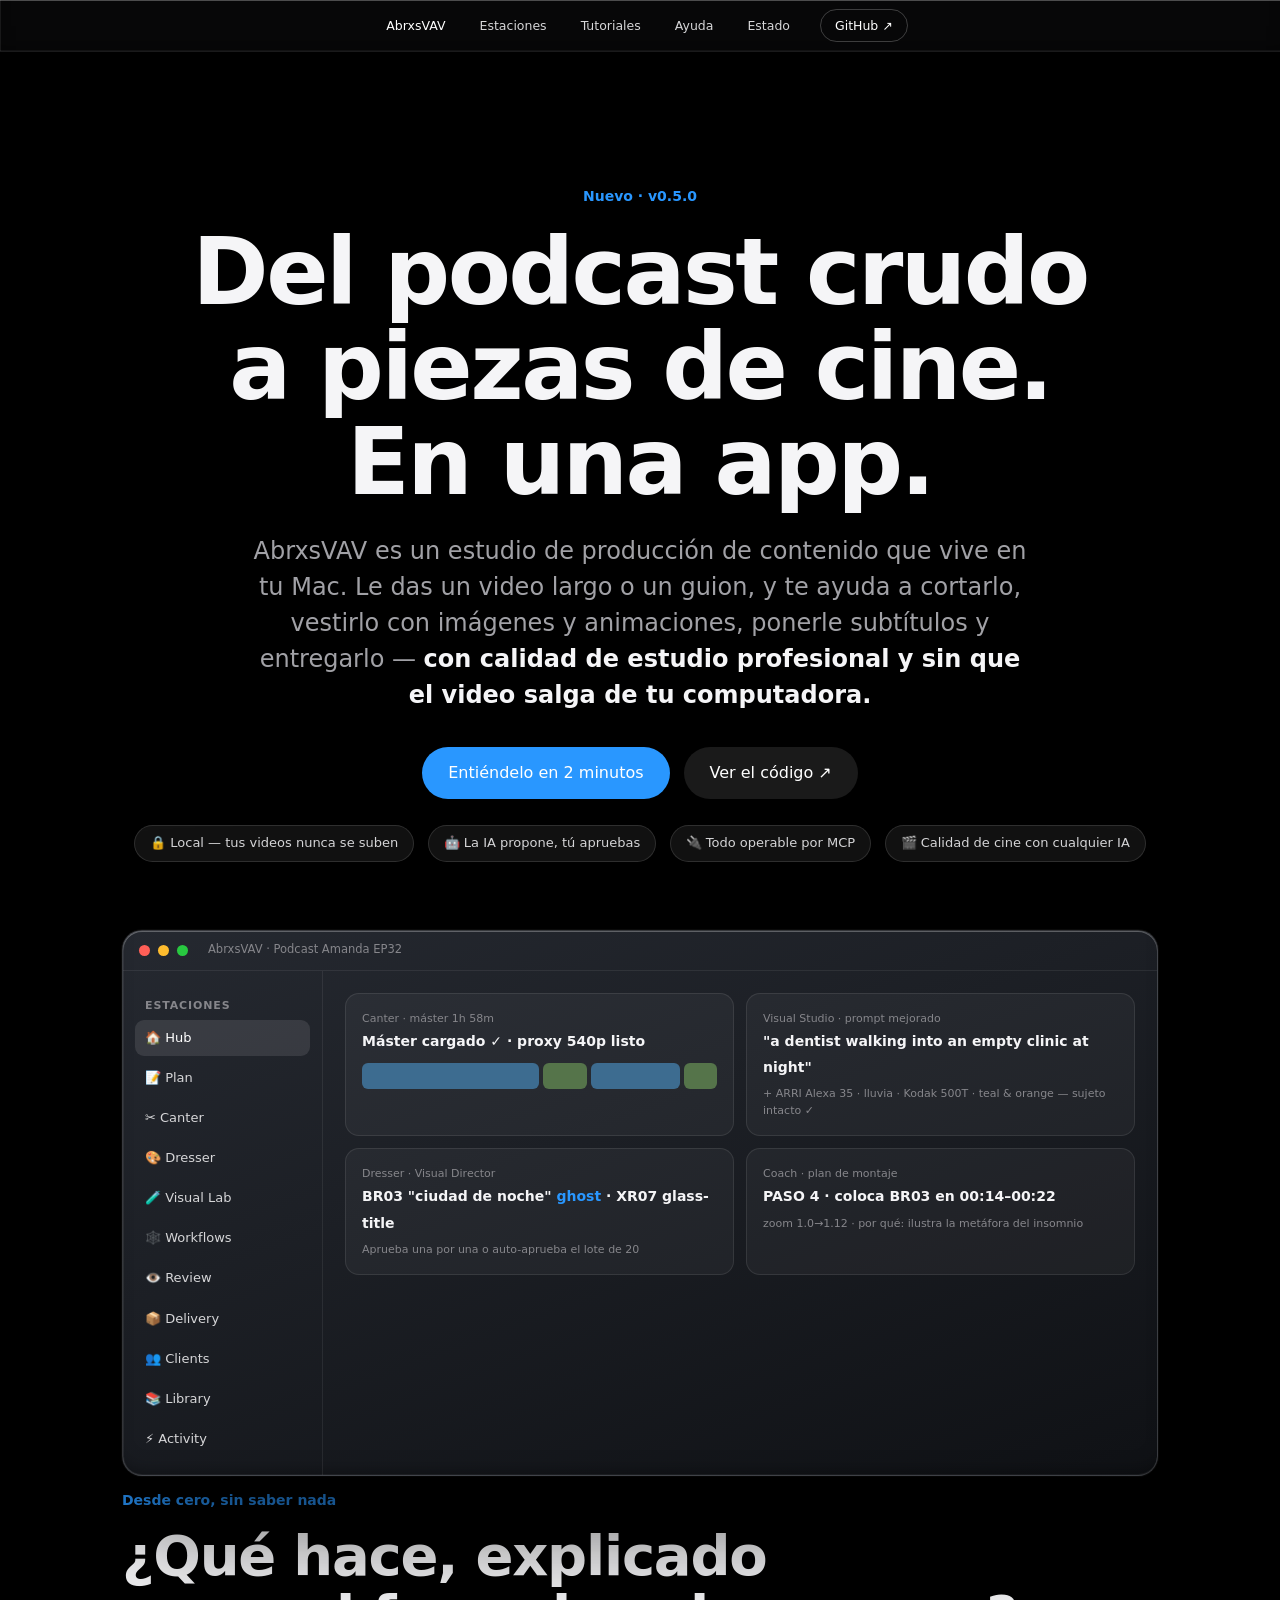
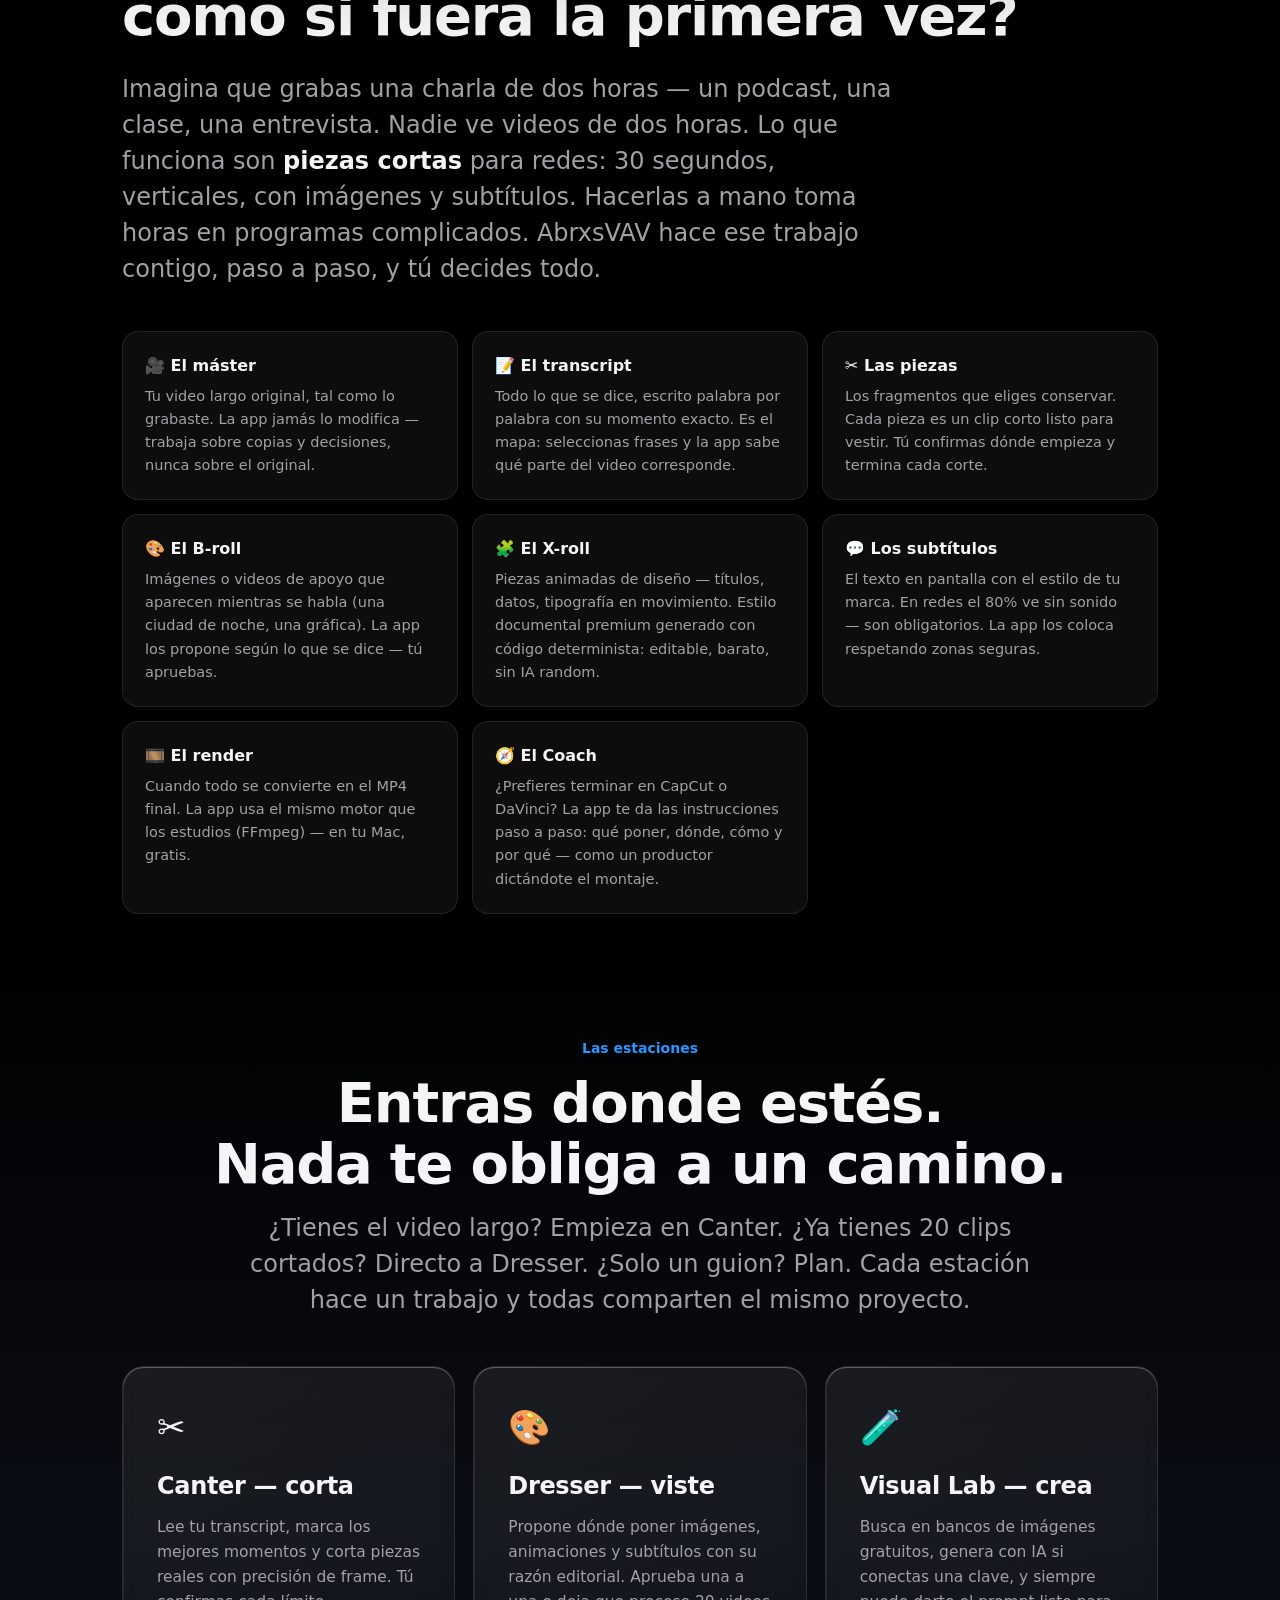
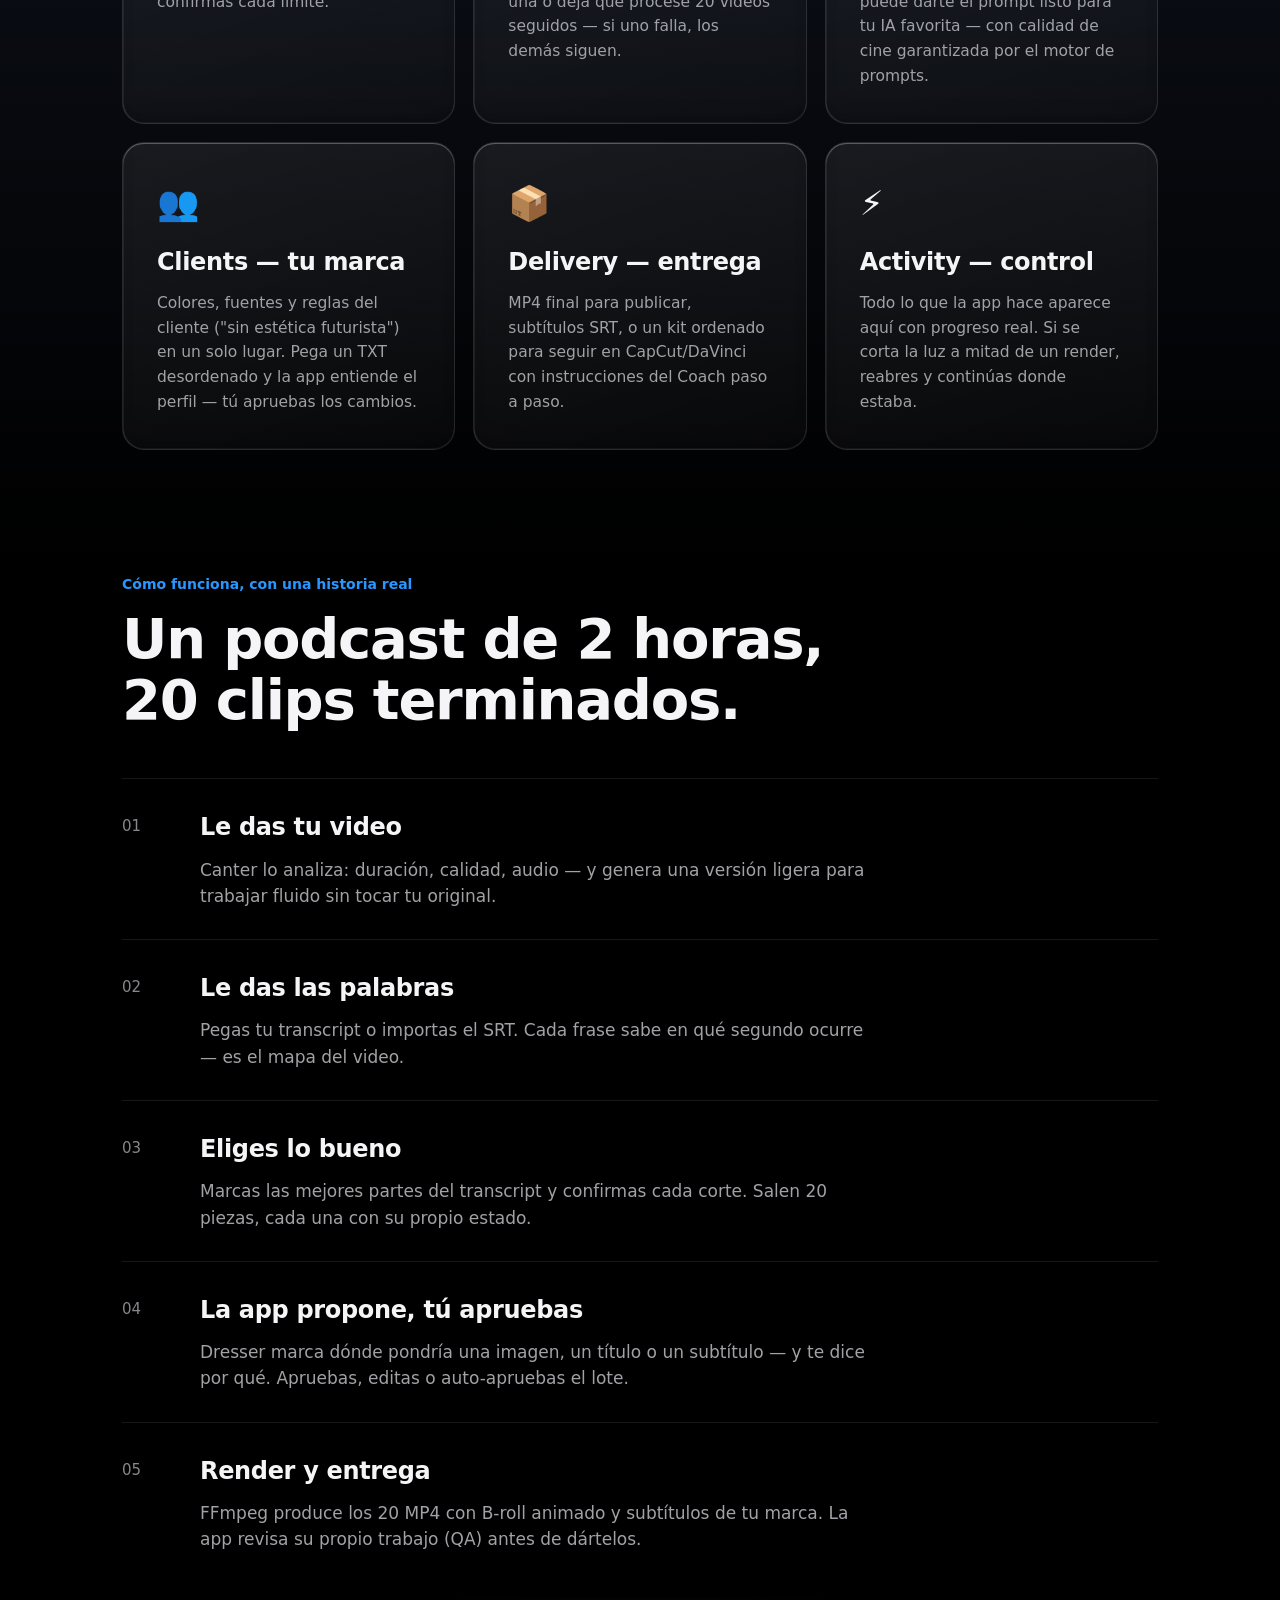
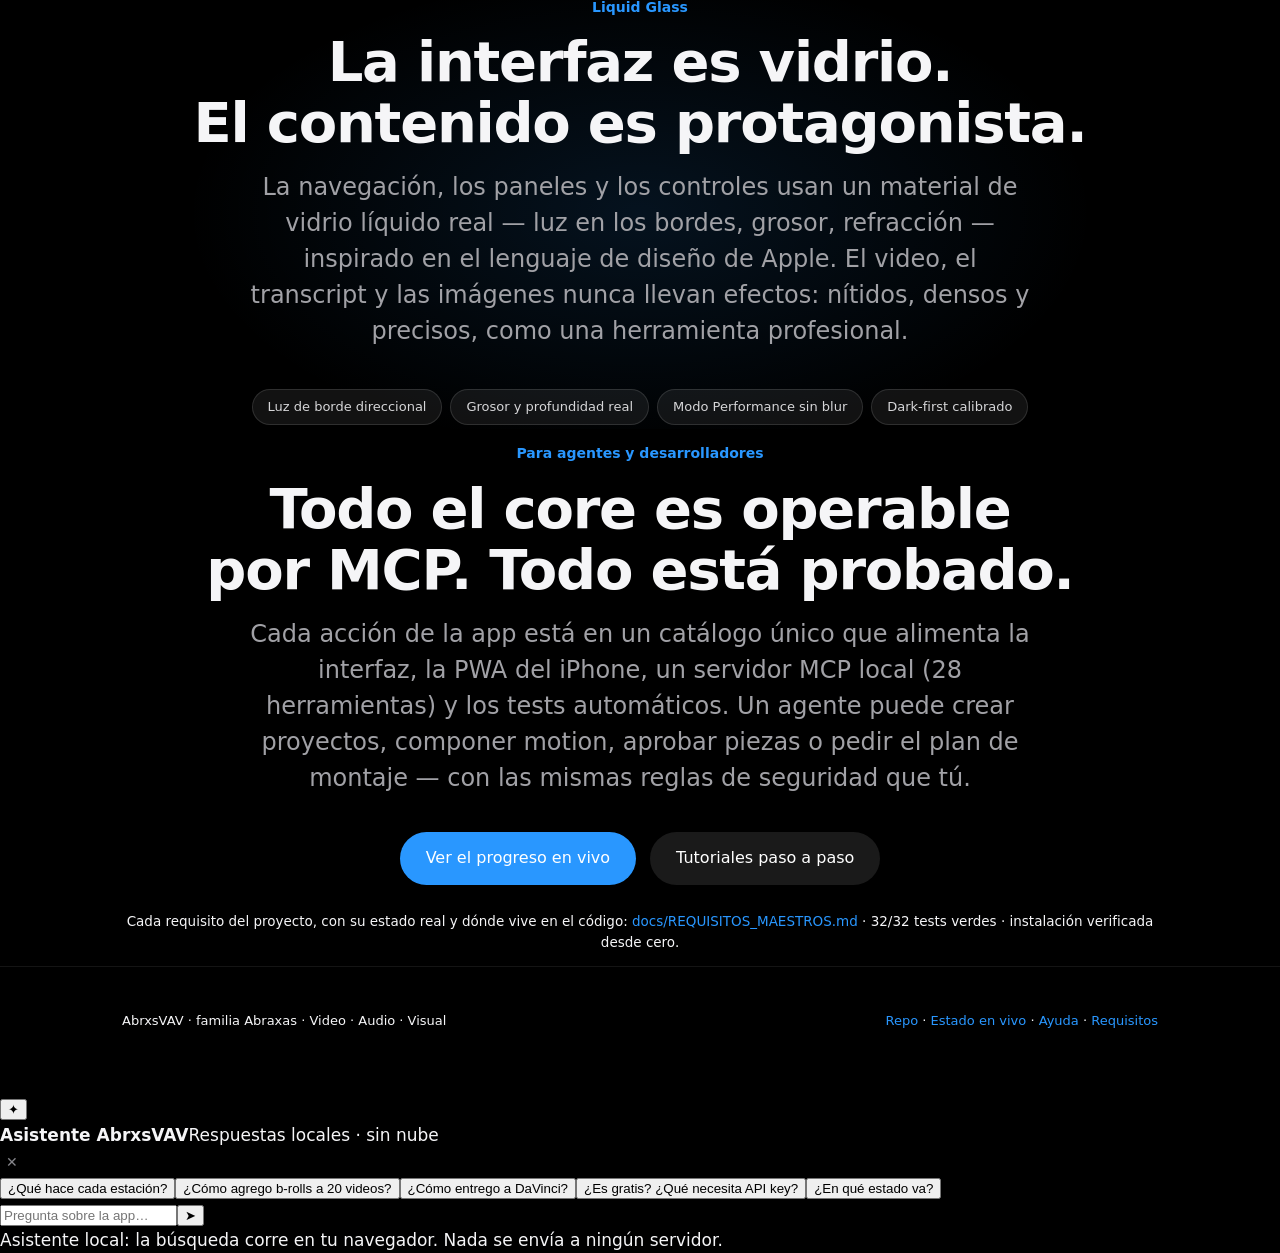
<file: index.html>
<!doctype html>
<html lang="es">
<head>
<meta charset="utf-8">
<meta name="viewport" content="width=device-width,initial-scale=1,viewport-fit=cover">
<title>AbrxsVAV — Producción de contenido de cine, explicada para cualquiera</title>
<meta name="description" content="AbrxsVAV convierte un podcast o un guion en piezas terminadas de calidad de cine: corta, viste con imágenes y animaciones, genera prompts para cualquier IA y entrega. Explicado para personas sin experiencia.">
<meta name="theme-color" content="#000000">
<link rel="manifest" href="manifest.json"><link rel="icon" href="assets/icon.svg" type="image/svg+xml"><link rel="apple-touch-icon" href="assets/icon.svg"><meta name="apple-mobile-web-app-capable" content="yes"><meta name="apple-mobile-web-app-status-bar-style" content="black-translucent">
<style>
/* Apple-style: negro puro, tipografía enorme, aire, material LiquidGlass real */
:root{--bg:#000;--tx:#f5f5f7;--tx2:#86868b;--acc:#2997ff;--glass-blur:blur(24px) saturate(180%);
--edge:inset 0 1px 0 rgba(255,255,255,.28),inset 0 -1px 0 rgba(255,255,255,.05),inset 1px 0 0 rgba(255,255,255,.07),inset 0 -14px 22px -16px rgba(0,0,0,.55);
--spec:0 18px 60px rgba(0,0,0,.5),0 2px 8px rgba(0,0,0,.3)}
*,*::before,*::after{box-sizing:border-box}html{scroll-behavior:smooth}
body{margin:0;background:var(--bg);color:var(--tx);font-family:-apple-system,BlinkMacSystemFont,"SF Pro Display","SF Pro Text","Segoe UI",system-ui,sans-serif;-webkit-font-smoothing:antialiased;line-height:1.55;font-size:17px}
a{color:var(--acc);text-decoration:none}a:hover{text-decoration:underline}
:focus-visible{outline:2px solid var(--acc);outline-offset:3px;border-radius:8px}
*{scrollbar-width:thin;scrollbar-color:rgba(255,255,255,.25) transparent}::-webkit-scrollbar{width:8px}::-webkit-scrollbar-thumb{background:rgba(255,255,255,.25);border-radius:99px}
.nav{position:sticky;top:0;z-index:100;height:52px;display:flex;align-items:center;justify-content:center;gap:6px;
background:rgba(13,13,15,.55);-webkit-backdrop-filter:var(--glass-blur);backdrop-filter:var(--glass-blur);
border-bottom:1px solid rgba(255,255,255,.08);box-shadow:var(--edge)}
.nav a{color:#d6d6d8;font-size:12.5px;padding:6px 14px;border-radius:99px}
.nav a:hover{color:#fff;background:rgba(255,255,255,.08);text-decoration:none}
.nav a[aria-current]{color:#fff}
.nav .gh{margin-left:10px;border:1px solid rgba(255,255,255,.22);color:#fff}
@media(max-width:760px){.nav{overflow-x:auto;justify-content:flex-start;padding:0 10px}.nav a{white-space:nowrap}}
.wrap{max-width:1080px;margin:0 auto;padding:0 22px}
section{padding:110px 0}
h1{font-size:clamp(44px,7.5vw,92px);line-height:1.03;letter-spacing:-.028em;font-weight:700;margin:18px 0 22px}
h2{font-size:clamp(32px,5vw,56px);line-height:1.08;letter-spacing:-.022em;font-weight:700;margin:0 0 16px}
h3{font-size:24px;letter-spacing:-.014em;font-weight:600;margin:0 0 10px}
.kicker{font-size:14px;font-weight:600;color:var(--acc)}
.lead{font-size:clamp(19px,2.4vw,24px);color:#a1a1a6;max-width:780px;line-height:1.5}
.center{text-align:center}.center .lead{margin:0 auto}
.btn{display:inline-flex;align-items:center;gap:8px;font-size:16px;font-weight:500;padding:14px 26px;border-radius:99px;border:0;cursor:pointer;transition:transform .18s ease}
.btn:hover{transform:scale(1.03)}.btn:active{transform:scale(.98)}
.btn.blue{background:var(--acc);color:#fff}.btn.ghost{background:rgba(255,255,255,.1);color:#fff;-webkit-backdrop-filter:var(--glass-blur);backdrop-filter:var(--glass-blur)}
.chip{display:inline-flex;align-items:center;font-size:13px;color:#d6d6d8;background:rgba(255,255,255,.07);border:1px solid rgba(255,255,255,.12);border-radius:99px;padding:7px 15px;margin:4px}
.mock{border-radius:20px;overflow:hidden;border:1px solid rgba(255,255,255,.14);box-shadow:0 40px 120px rgba(0,0,0,.75),0 0 0 1px rgba(255,255,255,.05),var(--edge);
background:linear-gradient(160deg,rgba(40,44,52,.92),rgba(16,18,22,.96));-webkit-backdrop-filter:var(--glass-blur);backdrop-filter:var(--glass-blur);margin:64px auto 0;text-align:left}
.mock .bar{height:40px;display:flex;align-items:center;gap:8px;padding:0 16px;border-bottom:1px solid rgba(255,255,255,.07)}
.mock .bar i{width:11px;height:11px;border-radius:50%;background:#3a3a3e}
.mock .bar i:first-child{background:#ff5f57}.mock .bar i:nth-child(2){background:#febc2e}.mock .bar i:nth-child(3){background:#28c840}
.mock .bar span{margin-left:12px;font-size:11.5px;color:#86868b}
.mock .body{display:grid;grid-template-columns:200px 1fr;min-height:420px}
.mock .side{border-right:1px solid rgba(255,255,255,.07);padding:18px 12px;display:flex;flex-direction:column;gap:4px}
.mock .side b{font-size:11px;color:#86868b;text-transform:uppercase;letter-spacing:.08em;padding:8px 10px 2px}
.mock .side a{display:block;font-size:13px;color:#d6d6d8;padding:8px 10px;border-radius:9px}
.mock .side a.on{background:rgba(255,255,255,.1);color:#fff}
.mock .main{padding:22px}
.mock .panel{border-radius:14px;border:1px solid rgba(255,255,255,.09);background:rgba(255,255,255,.045);padding:16px;margin-bottom:12px}
.mock .panel small{color:#86868b;font-size:11px;display:block}
.mock .panel b{font-size:14px;font-weight:600}
.mock .row{display:grid;grid-template-columns:1fr 1fr;gap:12px}
.mock .tl{display:flex;gap:4px;margin-top:10px}
.mock .tl i{height:26px;border-radius:6px;flex:1}
.mock .ghost{border:1.5px dashed rgba(120,180,255,.65);background:rgba(41,151,255,.09)}
@media(max-width:700px){.mock .body{grid-template-columns:1fr}.mock .side{flex-direction:row;overflow-x:auto;border-right:0;border-bottom:1px solid rgba(255,255,255,.07)}.mock .side b{display:none}}
.grid3{display:grid;grid-template-columns:repeat(auto-fit,minmax(290px,1fr));gap:18px;margin-top:48px;text-align:left}
.card{border-radius:22px;padding:34px;background:linear-gradient(160deg,rgba(255,255,255,.075),rgba(255,255,255,.028));border:1px solid rgba(255,255,255,.1);box-shadow:var(--edge)}
.card .emoji{font-size:34px;display:block;margin-bottom:14px}
.card p{color:#a1a1a6;font-size:15.5px;margin:8px 0 0;line-height:1.6}
.steps{counter-reset:st;margin-top:48px}
.step{display:flex;gap:26px;padding:30px 0;border-top:1px solid rgba(255,255,255,.09);align-items:flex-start}
.step .n{font-size:15px;color:var(--tx2);min-width:52px;padding-top:6px;font-variant-numeric:tabular-nums}
.step p{color:#a1a1a6;max-width:680px;margin:0}
.gloss{display:grid;grid-template-columns:repeat(auto-fit,minmax(300px,1fr));gap:14px;margin-top:44px;text-align:left}
.gloss .g{border-radius:16px;padding:22px;background:rgba(255,255,255,.05);border:1px solid rgba(255,255,255,.09)}
.gloss b{display:block;margin-bottom:6px;font-size:16px}
.gloss span{color:#a1a1a6;font-size:14.5px;line-height:1.6;display:block}
footer{border-top:1px solid rgba(255,255,255,.08);padding:44px 0 64px;color:var(--tx3);font-size:13px}
footer .wrap{display:flex;justify-content:space-between;gap:20px;flex-wrap:wrap}
@media(max-width:700px){section{padding:70px 0}}
@media (prefers-reduced-transparency:reduce){.nav,.mock{backdrop-filter:none;-webkit-backdrop-filter:none;background:#111114}}
@media (prefers-reduced-motion:reduce){*{transition:none!important;animation:none!important}html{scroll-behavior:auto}}
</style>
</head>
<body>
<nav class="nav">
  <a href="index.html" aria-current="page">AbrxsVAV</a><a href="tools.html">Estaciones</a>
  <a href="workflows.html">Tutoriales</a><a href="support.html">Ayuda</a><a href="status.html">Estado</a>
  <a class="gh" href="https://github.com/LordJeferies/abrxs-vav" target="_blank" rel="noopener">GitHub ↗</a>
</nav>

<header class="wrap" style="padding-top:130px;text-align:center">
  <span class="kicker">Nuevo · v0.5.0</span>
  <h1>Del podcast crudo<br>a piezas de cine.<br>En una app.</h1>
  <p class="lead" style="margin:0 auto 34px">AbrxsVAV es un estudio de producción de contenido que vive en tu Mac.
  Le das un video largo o un guion, y te ayuda a cortarlo, vestirlo con imágenes y animaciones,
  ponerle subtítulos y entregarlo — <b style="color:#f5f5f7">con calidad de estudio profesional y sin que el video salga de tu computadora.</b></p>
  <div style="display:flex;gap:14px;justify-content:center;flex-wrap:wrap">
    <a class="btn blue" href="#empezar">Entiéndelo en 2 minutos</a>
    <a class="btn ghost" href="https://github.com/LordJeferies/abrxs-vav" target="_blank" rel="noopener">Ver el código ↗</a>
  </div>
  <div style="margin-top:22px">
    <span class="chip">🔒 Local — tus videos nunca se suben</span>
    <span class="chip">🤖 La IA propone, tú apruebas</span>
    <span class="chip">🔌 Todo operable por MCP</span>
    <span class="chip">🎬 Calidad de cine con cualquier IA</span>
  </div>

  <div class="mock" role="img" aria-label="Ventana de la app AbrxsVAV con sus estaciones y un timeline">
    <div class="bar"><i></i><i></i><i></i><span>AbrxsVAV · Podcast Amanda EP32</span></div>
    <div class="body">
      <div class="side">
        <b>Estaciones</b>
        <a class="on">🏠 Hub</a><a>📝 Plan</a><a>✂️ Canter</a><a>🎨 Dresser</a><a>🧪 Visual Lab</a>
        <a>🕸️ Workflows</a><a>👁️ Review</a><a>📦 Delivery</a><a>👥 Clients</a><a>📚 Library</a><a>⚡ Activity</a>
      </div>
      <div class="main">
        <div class="row">
          <div class="panel"><small>Canter · máster 1h 58m</small><b>Máster cargado ✓ · proxy 540p listo</b>
            <div class="tl"><i style="background:#3d6c90;flex:8"></i><i style="background:#55744a;flex:2"></i><i style="background:#3d6c90;flex:4"></i><i style="background:#55744a;flex:1.5"></i></div></div>
          <div class="panel"><small>Visual Studio · prompt mejorado</small><b>"a dentist walking into an empty clinic at night"</b>
            <small style="margin-top:6px">+ ARRI Alexa 35 · lluvia · Kodak 500T · teal &amp; orange — sujeto intacto ✓</small></div>
        </div>
        <div class="row">
          <div class="panel"><small>Dresser · Visual Director</small><b>BR03 "ciudad de noche" <span style="color:#2997ff">ghost</span> · XR07 glass-title</b>
            <small style="margin-top:6px">Aprueba una por una o auto-aprueba el lote de 20</small></div>
          <div class="panel"><small>Coach · plan de montaje</small><b>PASO 4 · coloca BR03 en 00:14–00:22</b>
            <small style="margin-top:6px">zoom 1.0→1.12 · por qué: ilustra la metáfora del insomnio</small></div>
        </div>
      </div>
    </div>
  </div>
</header>

<section id="empezar" class="wrap">
  <p class="kicker">Desde cero, sin saber nada</p>
  <h2>¿Qué hace, explicado<br>como si fuera la primera vez?</h2>
  <p class="lead">Imagina que grabas una charla de dos horas — un podcast, una clase, una entrevista. Nadie ve videos de dos horas.
  Lo que funciona son <b style="color:#f5f5f7">piezas cortas</b> para redes: 30 segundos, verticales, con imágenes y subtítulos.
  Hacerlas a mano toma horas en programas complicados. AbrxsVAV hace ese trabajo contigo, paso a paso, y tú decides todo.</p>
  <div class="gloss">
    <div class="g"><b>🎥 El máster</b><span>Tu video largo original, tal como lo grabaste. La app jamás lo modifica — trabaja sobre copias y decisiones, nunca sobre el original.</span></div>
    <div class="g"><b>📝 El transcript</b><span>Todo lo que se dice, escrito palabra por palabra con su momento exacto. Es el mapa: seleccionas frases y la app sabe qué parte del video corresponde.</span></div>
    <div class="g"><b>✂️ Las piezas</b><span>Los fragmentos que eliges conservar. Cada pieza es un clip corto listo para vestir. Tú confirmas dónde empieza y termina cada corte.</span></div>
    <div class="g"><b>🎨 El B-roll</b><span>Imágenes o videos de apoyo que aparecen mientras se habla (una ciudad de noche, una gráfica). La app los propone según lo que se dice — tú apruebas.</span></div>
    <div class="g"><b>🧩 El X-roll</b><span>Piezas animadas de diseño — títulos, datos, tipografía en movimiento. Estilo documental premium generado con código determinista: editable, barato, sin IA random.</span></div>
    <div class="g"><b>💬 Los subtítulos</b><span>El texto en pantalla con el estilo de tu marca. En redes el 80% ve sin sonido — son obligatorios. La app los coloca respetando zonas seguras.</span></div>
    <div class="g"><b>🎞️ El render</b><span>Cuando todo se convierte en el MP4 final. La app usa el mismo motor que los estudios (FFmpeg) — en tu Mac, gratis.</span></div>
    <div class="g"><b>🧭 El Coach</b><span>¿Prefieres terminar en CapCut o DaVinci? La app te da las instrucciones paso a paso: qué poner, dónde, cómo y por qué — como un productor dictándote el montaje.</span></div>
  </div>
</section>

<section style="background:linear-gradient(180deg,#000,#0a0d14 50%,#000)">
  <div class="wrap center">
    <p class="kicker">Las estaciones</p>
    <h2>Entras donde estés.<br>Nada te obliga a un camino.</h2>
    <p class="lead" style="margin:0 auto">¿Tienes el video largo? Empieza en Canter. ¿Ya tienes 20 clips cortados? Directo a Dresser.
    ¿Solo un guion? Plan. Cada estación hace un trabajo y todas comparten el mismo proyecto.</p>
    <div class="grid3">
      <div class="card"><span class="emoji">✂️</span><h3>Canter — corta</h3><p>Lee tu transcript, marca los mejores momentos y corta piezas reales con precisión de frame. Tú confirmas cada límite.</p></div>
      <div class="card"><span class="emoji">🎨</span><h3>Dresser — viste</h3><p>Propone dónde poner imágenes, animaciones y subtítulos con su razón editorial. Aprueba una a una o deja que procese 20 videos seguidos — si uno falla, los demás siguen.</p></div>
      <div class="card"><span class="emoji">🧪</span><h3>Visual Lab — crea</h3><p>Busca en bancos de imágenes gratuitos, genera con IA si conectas una clave, y siempre puede darte el prompt listo para tu IA favorita — con calidad de cine garantizada por el motor de prompts.</p></div>
      <div class="card"><span class="emoji">👥</span><h3>Clients — tu marca</h3><p>Colores, fuentes y reglas del cliente ("sin estética futurista") en un solo lugar. Pega un TXT desordenado y la app entiende el perfil — tú apruebas los cambios.</p></div>
      <div class="card"><span class="emoji">📦</span><h3>Delivery — entrega</h3><p>MP4 final para publicar, subtítulos SRT, o un kit ordenado para seguir en CapCut/DaVinci con instrucciones del Coach paso a paso.</p></div>
      <div class="card"><span class="emoji">⚡</span><h3>Activity — control</h3><p>Todo lo que la app hace aparece aquí con progreso real. Si se corta la luz a mitad de un render, reabres y continúas donde estaba.</p></div>
    </div>
  </div>
</section>

<section class="wrap">
  <p class="kicker">Cómo funciona, con una historia real</p>
  <h2>Un podcast de 2 horas,<br>20 clips terminados.</h2>
  <div class="steps">
    <div class="step"><span class="n">01</span><div><h3>Le das tu video</h3><p>Canter lo analiza: duración, calidad, audio — y genera una versión ligera para trabajar fluido sin tocar tu original.</p></div></div>
    <div class="step"><span class="n">02</span><div><h3>Le das las palabras</h3><p>Pegas tu transcript o importas el SRT. Cada frase sabe en qué segundo ocurre — es el mapa del video.</p></div></div>
    <div class="step"><span class="n">03</span><div><h3>Eliges lo bueno</h3><p>Marcas las mejores partes del transcript y confirmas cada corte. Salen 20 piezas, cada una con su propio estado.</p></div></div>
    <div class="step"><span class="n">04</span><div><h3>La app propone, tú apruebas</h3><p>Dresser marca dónde pondría una imagen, un título o un subtítulo — y te dice por qué. Apruebas, editas o auto-apruebas el lote.</p></div></div>
    <div class="step"><span class="n">05</span><div><h3>Render y entrega</h3><p>FFmpeg produce los 20 MP4 con B-roll animado y subtítulos de tu marca. La app revisa su propio trabajo (QA) antes de dártelos.</p></div></div>
  </div>
</section>

<section class="wrap center" style="background:radial-gradient(60% 80% at 50% 50%,rgba(41,151,255,.12),transparent 70%)">
  <p class="kicker">Liquid Glass</p>
  <h2>La interfaz es vidrio.<br>El contenido es protagonista.</h2>
  <p class="lead" style="margin:0 auto">La navegación, los paneles y los controles usan un material de vidrio líquido real — luz en los bordes, grosor, refracción — inspirado en el lenguaje de diseño de Apple.
  El video, el transcript y las imágenes nunca llevan efectos: nítidos, densos y precisos, como una herramienta profesional.</p>
  <div style="margin-top:36px;flex-wrap:wrap;display:flex;justify-content:center">
    <span class="chip">Luz de borde direccional</span><span class="chip">Grosor y profundidad real</span>
    <span class="chip">Modo Performance sin blur</span><span class="chip">Dark-first calibrado</span>
  </div>
</section>

<section class="wrap center">
  <p class="kicker">Para agentes y desarrolladores</p>
  <h2>Todo el core es operable<br>por MCP. Todo está probado.</h2>
  <p class="lead" style="margin:0 auto">Cada acción de la app está en un catálogo único que alimenta la interfaz, la PWA del iPhone,
  un servidor MCP local (28 herramientas) y los tests automáticos. Un agente puede crear proyectos, componer motion, aprobar piezas o pedir el plan de montaje — con las mismas reglas de seguridad que tú.</p>
  <div style="display:flex;gap:14px;justify-content:center;margin-top:36px;flex-wrap:wrap">
    <a class="btn blue" href="status.html">Ver el progreso en vivo</a>
    <a class="btn ghost" href="workflows.html">Tutoriales paso a paso</a>
  </div>
  <p class="dim" style="font-size:13.5px;margin-top:26px">Cada requisito del proyecto, con su estado real y dónde vive en el código:
  <a href="https://github.com/LordJeferies/abrxs-vav/blob/main/docs/REQUISITOS_MAESTROS.md" target="_blank" rel="noopener">docs/REQUISITOS_MAESTROS.md</a> · 32/32 tests verdes · instalación verificada desde cero.</p>
</section>

<footer><div class="wrap">
  <span>AbrxsVAV · familia Abraxas · Video · Audio · Visual</span>
  <span><a href="https://github.com/LordJeferies/abrxs-vav">Repo</a> · <a href="status.html">Estado en vivo</a> · <a href="support.html">Ayuda</a> · <a href="https://github.com/LordJeferies/abrxs-vav/blob/main/docs/REQUISITOS_MAESTROS.md">Requisitos</a></span>
</div></footer>
<script src="assets/app.js"></script>
</body>
</html>
</file>
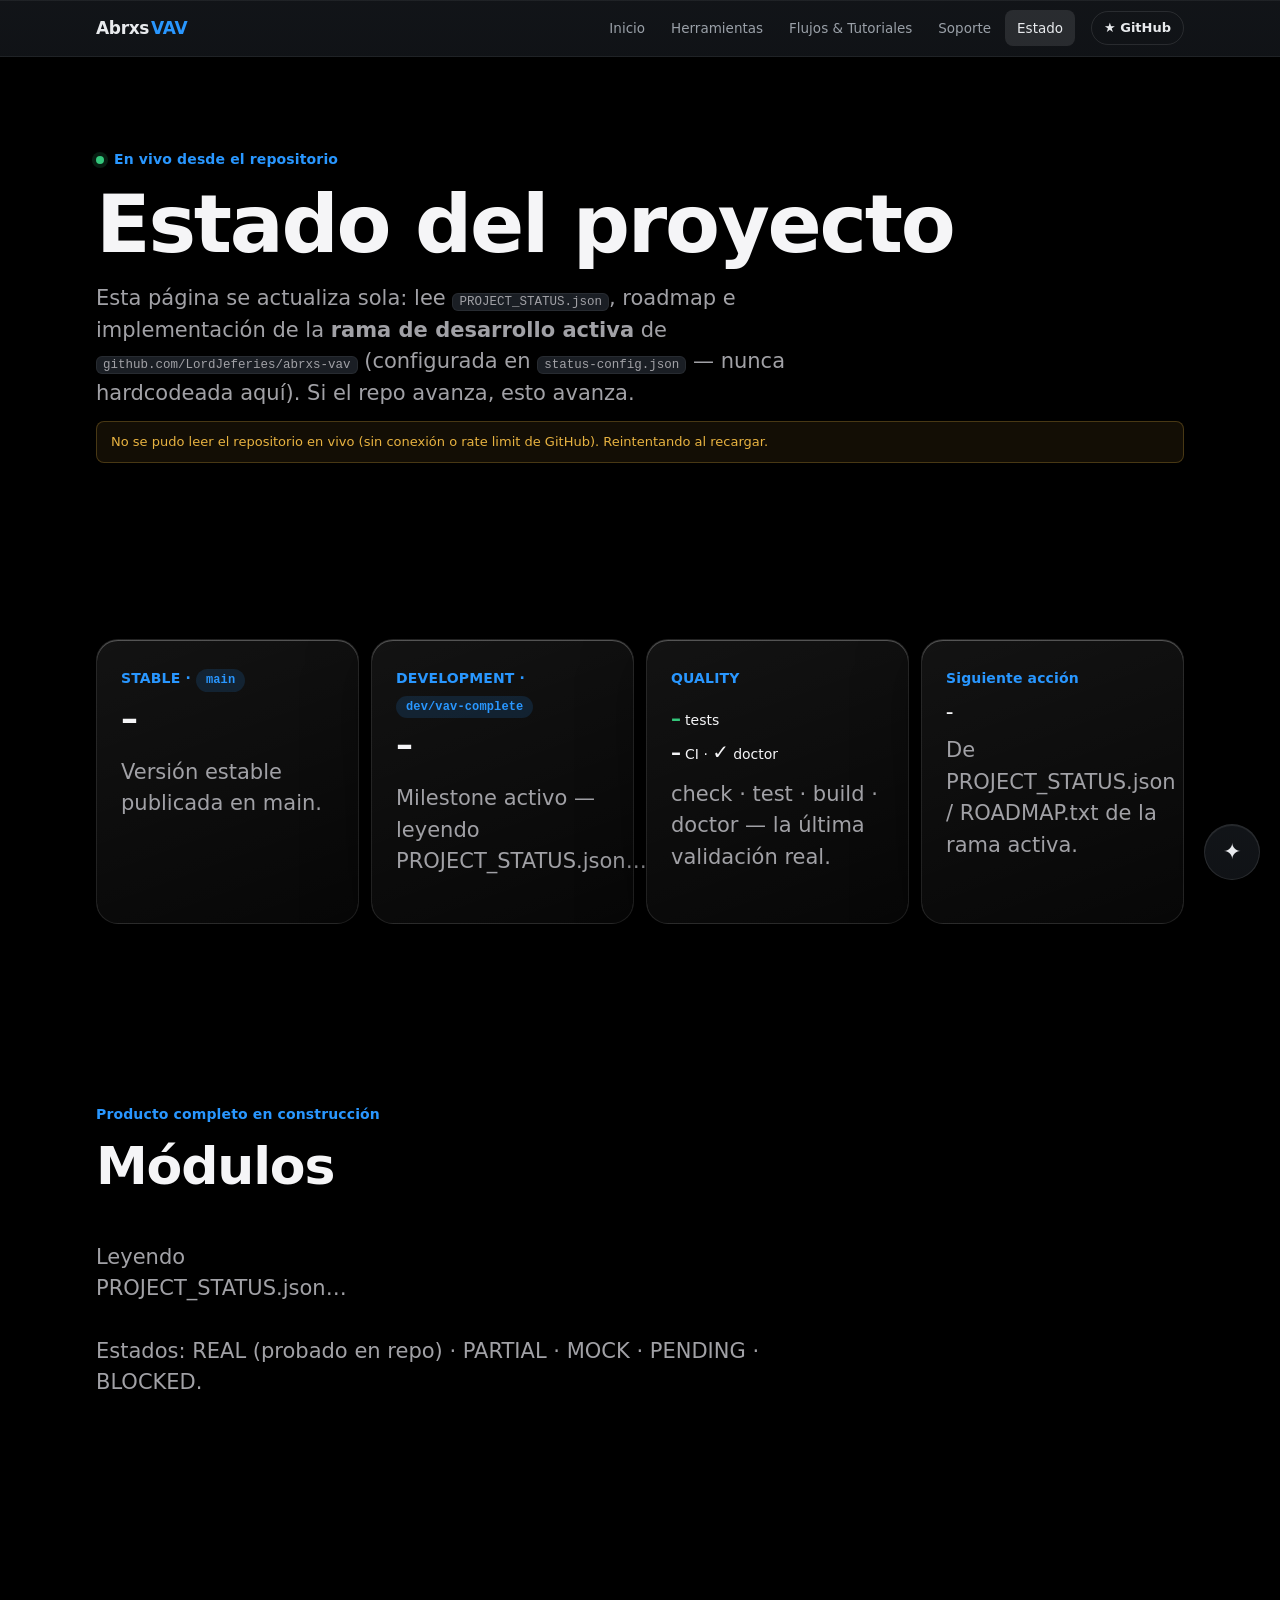
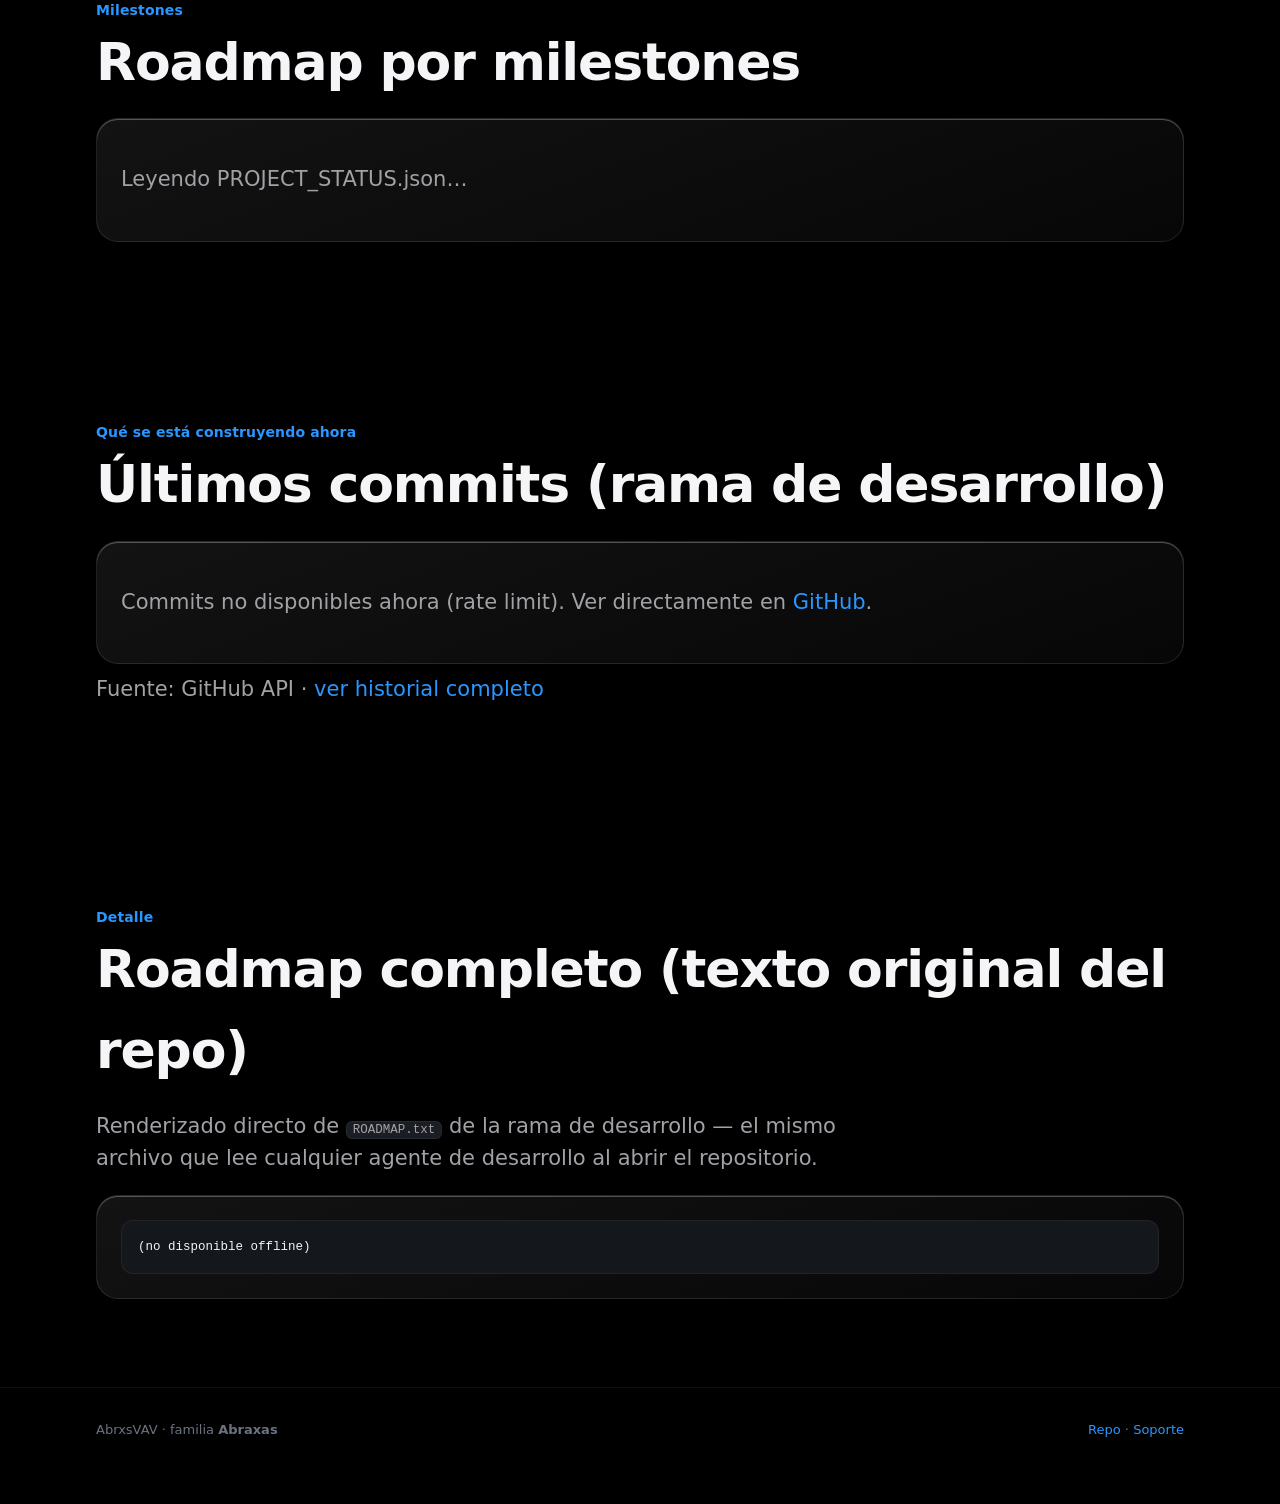
<file: status.html>
<!doctype html>
<html lang="es">
<head>
<meta charset="utf-8">
<meta name="viewport" content="width=device-width,initial-scale=1,viewport-fit=cover">
<title>Estado del proyecto — AbrxsVAV</title>
<meta name="description" content="Estado en vivo del desarrollo de AbrxsVAV: STABLE (main), DEVELOPMENT (rama activa), calidad, módulos y últimos commits. Lee PROJECT_STATUS.json del repositorio.">
<meta name="theme-color" content="#0d0f12"><link rel="manifest" href="manifest.json"><link rel="icon" href="assets/icon.svg" type="image/svg+xml"><link rel="apple-touch-icon" href="assets/icon.svg"><meta name="apple-mobile-web-app-capable" content="yes"><meta name="apple-mobile-web-app-status-bar-style" content="black-translucent">
<link rel="stylesheet" href="assets/style.css">
<style>
.chip{display:inline-block;padding:2px 10px;border-radius:999px;font-size:11.5px;font-weight:700;letter-spacing:.04em;margin:2px 4px 2px 0}
.chip-REAL{background:rgba(48,209,88,.16);color:#30d158}
.chip-PARTIAL{background:rgba(41,151,255,.16);color:#2997ff}
.chip-MOCK{background:rgba(255,214,10,.14);color:#ffd60a}
.chip-PENDING{background:rgba(142,142,147,.18);color:#a1a1a6}
.chip-BLOCKED{background:rgba(255,69,58,.16);color:#ff453a}
.mod-grid{display:grid;grid-template-columns:repeat(auto-fill,minmax(168px,1fr));gap:10px;margin-top:14px}
.mod{padding:12px 14px;border-radius:14px;background:rgba(255,255,255,.04);border:1px solid rgba(255,255,255,.07)}
.mod b{display:block;font-size:13.5px}
.branch-tag{display:inline-block;padding:2px 10px;border-radius:999px;background:rgba(41,151,255,.14);color:#2997ff;font-size:12px;font-weight:600;font-family:ui-monospace,monospace}
</style>
</head>
<body>
<nav class="nav"><div class="nav-in">
  <a class="brand" href="index.html">Abrxs<b>VAV</b></a>
  <div class="nav-links">
    <a href="index.html">Inicio</a><a href="tools.html">Herramientas</a>
    <a href="workflows.html">Flujos & Tutoriales</a><a href="support.html">Soporte</a>
    <a href="status.html">Estado</a>
  </div>
  <a class="gh-link" href="https://github.com/LordJeferies/abrxs-vav" target="_blank" rel="noopener">★ GitHub</a>
</div></nav>

<main class="wrap">
<section>
  <span class="k"><span class="live-dot"></span>&nbsp; En vivo desde el repositorio</span>
  <h1 style="font-size:clamp(28px,4vw,42px)">Estado del proyecto</h1>
  <p class="lead">Esta página se actualiza sola: lee <code>PROJECT_STATUS.json</code>, roadmap e
  implementación de la <b>rama de desarrollo activa</b> de <code>github.com/LordJeferies/abrxs-vav</code>
  (configurada en <code>status-config.json</code> — nunca hardcodeada aquí). Si el repo avanza, esto avanza.</p>
  <div class="err-note" id="net-error" style="display:none"></div>
</section>

<section>
  <div class="status-grid">
    <div class="card"><span class="k">STABLE · <span class="branch-tag" id="stable-branch">main</span></span>
      <div class="stat-num" id="stable-version">–</div>
      <p class="sub" id="stable-note" style="margin-top:12px">Versión estable publicada en main.</p></div>
    <div class="card"><span class="k">DEVELOPMENT · <span class="branch-tag" id="dev-branch">–</span></span>
      <div class="stat-num" id="dev-version">–</div>
      <p class="sub" id="dev-milestone" style="margin-top:12px">Milestone activo — leyendo PROJECT_STATUS.json…</p></div>
    <div class="card"><span class="k">QUALITY</span>
      <div style="margin-top:10px;font-size:14px;line-height:1.7">
        <div><span class="stat-ok stat-num" style="font-size:20px" id="q-tests">–</span> tests</div>
        <div><span class="stat-num" style="font-size:20px" id="q-ci">–</span> CI · <span class="stat-num" style="font-size:20px" id="q-doctor">✓</span> doctor</div>
      </div>
      <p class="sub" id="quality-note" style="margin-top:10px">check · test · build · doctor — la última validación real.</p></div>
    <div class="card"><span class="k">Siguiente acción</span>
      <div style="margin-top:10px;font-size:14.5px;font-weight:600" id="next-action">–</div>
      <p class="sub" id="next-note" style="margin-top:12px">De PROJECT_STATUS.json / ROADMAP.txt de la rama activa.</p></div>
  </div>
</section>

<section>
  <span class="k">Producto completo en construcción</span>
  <h2>Módulos</h2>
  <div class="mod-grid" id="modules"><p class="sub">Leyendo PROJECT_STATUS.json…</p></div>
  <p class="sub" style="margin-top:10px">Estados: REAL (probado en repo) · PARTIAL · MOCK · PENDING · BLOCKED.</p>
  <div id="blockers" style="margin-top:14px"></div>
</section>

<section>
  <span class="k">Milestones</span>
  <h2>Roadmap por milestones</h2>
  <div class="card" style="margin-top:16px" id="milestones"><p class="sub">Leyendo PROJECT_STATUS.json…</p></div>
</section>

<section>
  <span class="k">Qué se está construyendo ahora</span>
  <h2>Últimos commits (rama de desarrollo)</h2>
  <div class="card" style="margin-top:16px" id="commits"><p class="sub">Leyendo commits…</p></div>
  <p class="sub" style="margin-top:10px">Fuente: GitHub API ·
  <a href="https://github.com/LordJeferies/abrxs-vav/commits/dev/vav-complete" target="_blank" rel="noopener">ver historial completo</a></p>
</section>

<section>
  <span class="k">Detalle</span>
  <h2>Roadmap completo (texto original del repo)</h2>
  <p class="sub">Renderizado directo de <code>ROADMAP.txt</code> de la rama de desarrollo — el mismo
  archivo que lee cualquier agente de desarrollo al abrir el repositorio.</p>
  <div class="card" style="margin-top:16px"><pre id="roadmap-raw" style="margin:0;max-height:480px;overflow:auto">Cargando ROADMAP.txt…</pre></div>
</section>
</main>

<footer><div class="wrap">
  <span>AbrxsVAV · familia <b>Abraxas</b></span>
  <span><a href="https://github.com/LordJeferies/abrxs-vav">Repo</a> · <a href="support.html">Soporte</a></span>
</div></footer>
<script src="assets/app.js"></script>
<script>
(function(){
  "use strict";
  var REPO="LordJeferies/abrxs-vav", DEV="dev/vav-complete", STABLE="main", STATUS_PATH="docs/PROJECT_STATUS.json";
  var API="https://api.github.com/repos/LordJeferies/abrxs-vav/";
  function err(msg){var e=document.getElementById("net-error");e.style.display="block";e.textContent=msg;}
  function txt(url){return fetch(url,{cache:"no-store"}).then(function(r){if(!r.ok)throw new Error(r.status);return r.text();});}
  function raw(branch,path){return txt("https://raw.githubusercontent.com/"+REPO+"/"+branch+"/"+path);}
  function chip(state){var s=document.createElement("span");s.className="chip chip-"+state;s.textContent=state;return s;}

  /* 1) Config de la rama activa (nunca hardcodeada en la página). */
  fetch("status-config.json",{cache:"no-store"}).then(function(r){return r.ok?r.json():null;}).catch(function(){return null;}).then(function(cfg){
    if(cfg&&cfg.repository)REPO=cfg.repository;
    if(cfg&&cfg.developmentBranch)DEV=cfg.developmentBranch;
    if(cfg&&cfg.stableBranch)STABLE=cfg.stableBranch;
    if(cfg&&cfg.projectStatusPath)STATUS_PATH=cfg.projectStatusPath;
    document.getElementById("dev-branch").textContent=DEV;
    document.getElementById("stable-branch").textContent=STABLE;
    loadAll();
  });

  function renderStatus(st){
    document.getElementById("dev-version").textContent="v"+st.currentVersion;
    document.getElementById("dev-milestone").textContent=st.currentMilestone||"";
    document.getElementById("next-action").textContent=st.nextAction||"Ver ROADMAP.txt";
    document.getElementById("next-note").textContent="Tarea actual: "+(st.currentTask||"—");
    document.getElementById("stable-version").textContent="v"+st.currentVersion;
    document.getElementById("stable-note").textContent="main permanece estable; el desarrollo activo vive en "+DEV+".";
    document.getElementById("q-tests").textContent=st.tests&&st.tests.total?st.tests.total:"–";
    document.getElementById("q-ci").textContent=st.ci&&/green|pass/i.test(st.ci)?"✓":"–";
    document.getElementById("q-doctor").textContent=st.doctor?String(st.doctor).split("—")[0].trim():"–";
    var mods=document.getElementById("modules");mods.innerHTML="";
    Object.keys(st.modules||{}).forEach(function(name){
      var d=document.createElement("div");d.className="mod";
      var b=document.createElement("b");b.textContent=name;
      d.appendChild(b);d.appendChild(chip(st.modules[name]));mods.appendChild(d);
    });
    var bl=document.getElementById("blockers");
    bl.innerHTML=(st.blockers||[]).length
      ?"<p class='sub'><b>BLOCKED:</b> "+st.blockers.map(function(x){return typeof x==="string"?x:JSON.stringify(x);}).join(" · ")+"</p>"
      :"";
    var ms=document.getElementById("milestones");ms.innerHTML="";
    (st.milestones||[]).forEach(function(m){
      var row=document.createElement("div");row.className="commit";
      var s=document.createElement("span");s.textContent=""+m.id+" · "+m.name;
      var t=document.createElement("span");t.className="date";t.appendChild(chip(m.status||"PENDING"));
      row.appendChild(s);row.appendChild(t);ms.appendChild(row);
    });
  }

  function loadAll(){
    /* 2) PROJECT_STATUS.json — fuente canónica (desarrollo, con fallback a main y caché). */
    txt("https://raw.githubusercontent.com/"+REPO+"/"+DEV+"/"+STATUS_PATH)
      .catch(function(){return raw(STABLE,STATUS_PATH);})
      .then(function(t){return JSON.parse(t);})
      .then(function(st){
        try{localStorage.setItem("abrxs-last-status",JSON.stringify(st));}catch(e){}
        renderStatus(st);
      }).catch(function(){
        var cached=null;try{cached=localStorage.getItem("abrxs-last-status");}catch(e){}
        if(cached){err("GitHub no responde ahora — mostrando el último estado guardado en caché.");try{renderStatus(JSON.parse(cached));}catch(e){}}
        else err("No se pudo leer el repositorio en vivo (sin conexión o rate limit). Reintenta al recargar.");
      });

    /* 3) ROADMAP + IMPLEMENTATION_STATUS + CHANGELOG desde la rama ACTIVA (fallback estable). */
    raw(DEV,"ROADMAP.txt").catch(function(){return raw(STABLE,"ROADMAP.txt");}).then(function(t){
      document.getElementById("roadmap-raw").textContent=t;
      var m=t.match(/SIGUIENTE ACCI[OÓ]N\n?\s*(?:←\s*)?(.+)/i);
      var p=document.getElementById("next-action");
      if(!p.textContent||p.textContent==="–"){if(m)p.textContent=m[1].replace(/←.*$/,"").trim();}
    }).catch(function(){
      err("No se pudo leer el repositorio en vivo (sin conexión o rate limit de GitHub). Reintentando al recargar.");
      document.getElementById("roadmap-raw").textContent="(no disponible offline)";
    });

    /* 4) COMMITS de la rama de desarrollo (API con fallback honesto). */
    fetch(API+"commits?sha="+encodeURIComponent(DEV)+"&per_page=8",{cache:"no-store"})
      .then(function(r){if(!r.ok)throw 0;return r.json();}).then(function(cs){
      var box=document.getElementById("commits");box.innerHTML="";
      cs.forEach(function(c){
        var msg=(c.commit.message.split("\n")[0]||"");
        var d=new Date(c.commit.author.date).toLocaleDateString("es", {day:"numeric",month:"short",year:"numeric"});
        var row=document.createElement("div");row.className="commit";
        var a=document.createElement("a");a.className="sha";a.href=c.html_url;a.target="_blank";a.rel="noopener";
        a.textContent=c.sha.slice(0,7);
        var s=document.createElement("span");s.textContent=msg;
        var t=document.createElement("span");t.className="date";t.textContent=d;
        row.appendChild(a);row.appendChild(s);row.appendChild(t);box.appendChild(row);
      });
    }).catch(function(){
      document.getElementById("commits").innerHTML="<p class='sub'>Commits no disponibles ahora (rate limit). Ver directamente en <a href='https://github.com/LordJeferies/abrxs-vav/commits/"+encodeURIComponent(DEV)+"' target='_blank' rel='noopener'>GitHub</a>.</p>";
    });
  }
})();
</script>
</body>
</html>
</file>
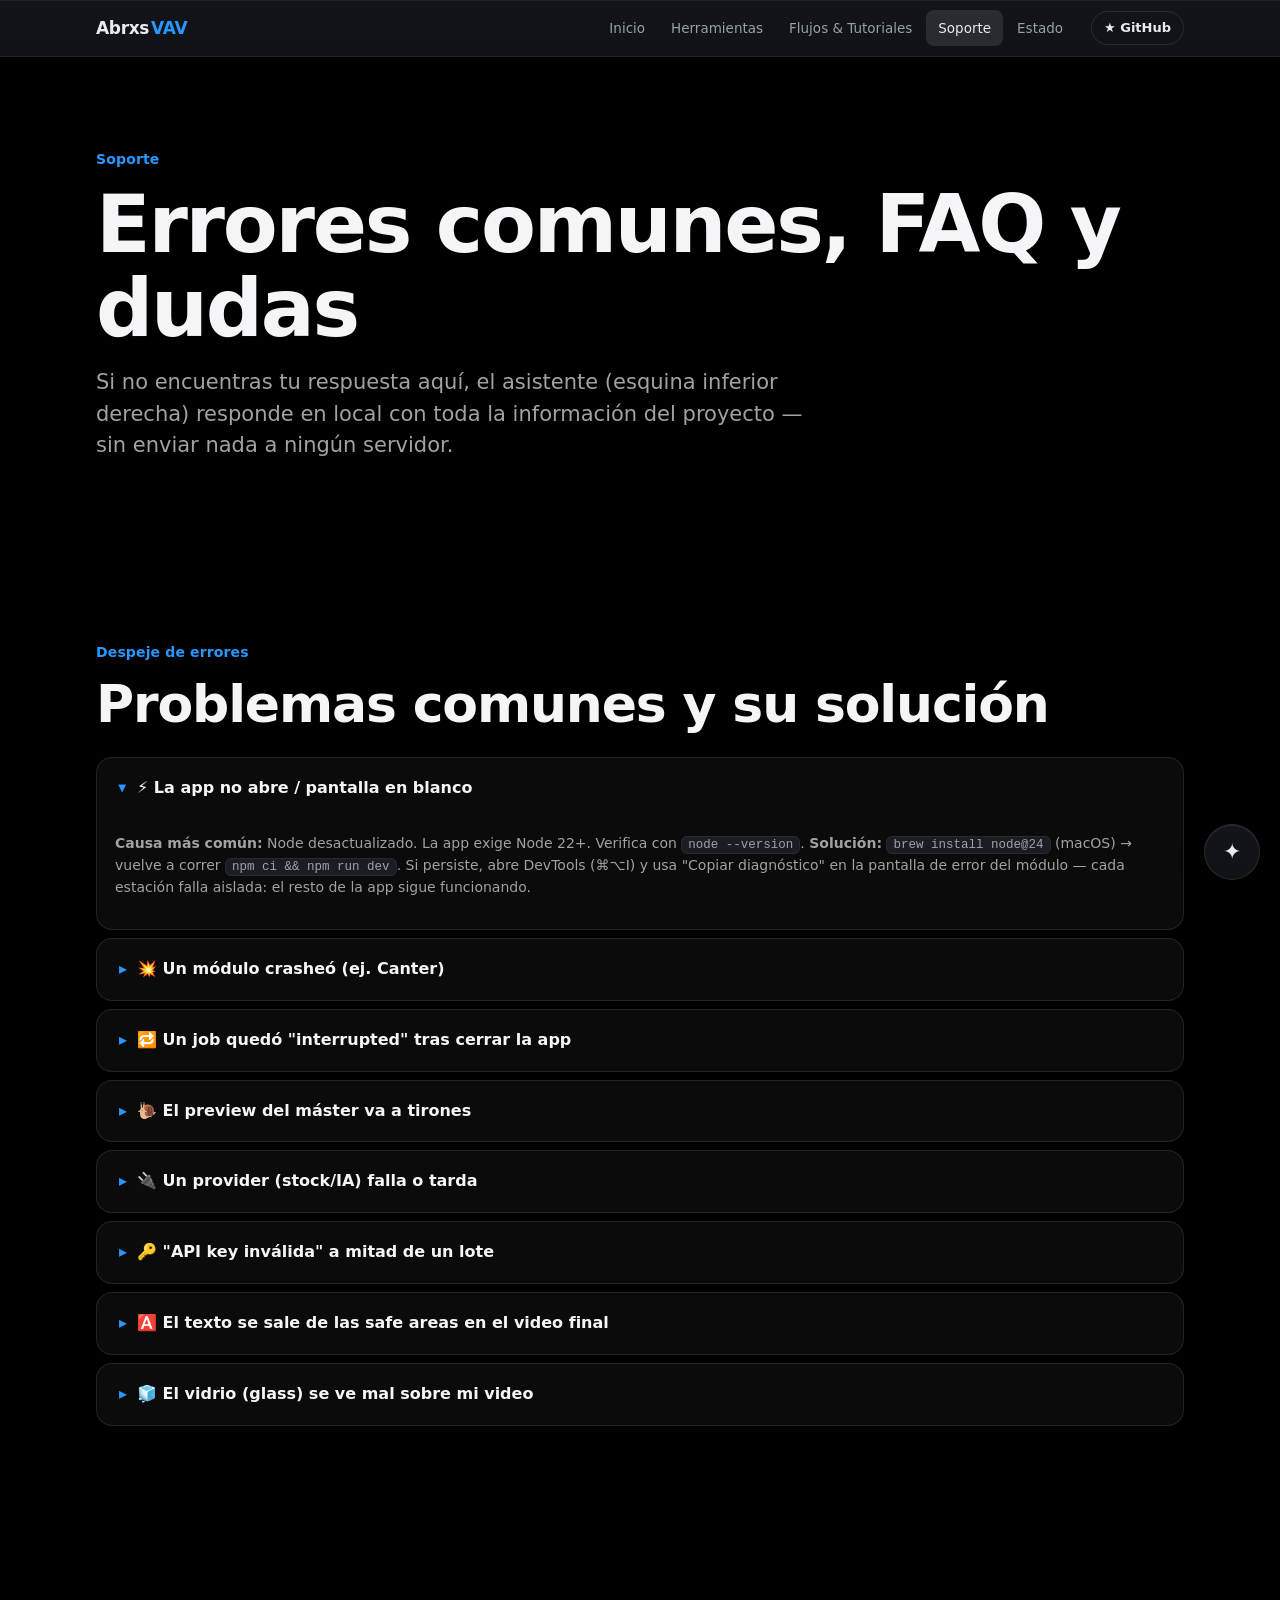
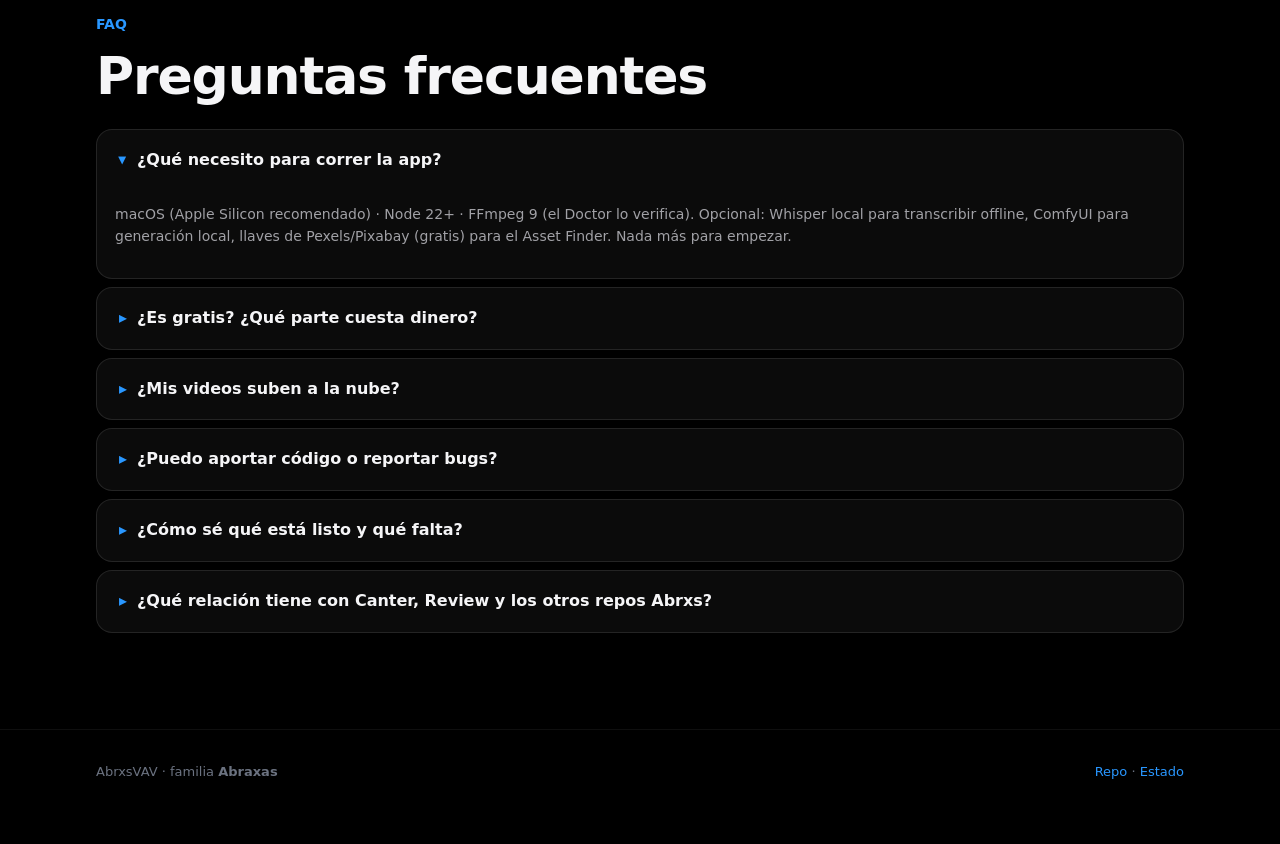
<file: support.html>
<!doctype html>
<html lang="es">
<head>
<meta charset="utf-8">
<meta name="viewport" content="width=device-width,initial-scale=1,viewport-fit=cover">
<title>Soporte — AbrxsVAV</title>
<meta name="description" content="Preguntas frecuentes, solución de errores comunes y dudas sobre AbrxsVAV.">
<meta name="theme-color" content="#0d0f12"><link rel="manifest" href="manifest.json"><link rel="icon" href="assets/icon.svg" type="image/svg+xml"><link rel="apple-touch-icon" href="assets/icon.svg"><meta name="apple-mobile-web-app-capable" content="yes"><meta name="apple-mobile-web-app-status-bar-style" content="black-translucent">
<link rel="stylesheet" href="assets/style.css">
</head>
<body>
<nav class="nav"><div class="nav-in">
  <a class="brand" href="index.html">Abrxs<b>VAV</b></a>
  <div class="nav-links">
    <a href="index.html">Inicio</a><a href="tools.html">Herramientas</a>
    <a href="workflows.html">Flujos & Tutoriales</a><a href="support.html">Soporte</a>
    <a href="status.html">Estado</a>
  </div>
  <a class="gh-link" href="https://github.com/LordJeferies/abrxs-vav" target="_blank" rel="noopener">★ GitHub</a>
</div></nav>

<main class="wrap">
<section>
  <span class="k">Soporte</span>
  <h1 style="font-size:clamp(28px,4vw,42px)">Errores comunes, FAQ y dudas</h1>
  <p class="lead">Si no encuentras tu respuesta aquí, el asistente (esquina inferior derecha) responde
  en local con toda la información del proyecto — sin enviar nada a ningún servidor.</p>
</section>

<section id="errores">
  <span class="k">Despeje de errores</span>
  <h2>Problemas comunes y su solución</h2>
  <details open><summary>⚡ La app no abre / pantalla en blanco</summary><div class="body">
    <p><b>Causa más común:</b> Node desactualizado. La app exige Node 22+. Verifica con <code>node --version</code>.
    <b>Solución:</b> <code>brew install node@24</code> (macOS) → vuelve a correr <code>npm ci && npm run dev</code>.
    Si persiste, abre DevTools (⌘⌥I) y usa "Copiar diagnóstico" en la pantalla de error del módulo —
    cada estación falla aislada: el resto de la app sigue funcionando.</p></div></details>
  <details><summary>💥 Un módulo crasheó (ej. Canter)</summary><div class="body">
    <p>Por diseño el error queda aislado: tu proyecto y los demás módulos están intactos. Pulsa
    "Reintentar" en la pantalla de error o navega a otra estación y vuelve. Si reproduce, "Copiar
    diagnóstico" y reporta el issue en GitHub con ese texto (no contiene datos sensibles).</p></div></details>
  <details><summary>🔁 Un job quedó "interrupted" tras cerrar la app</summary><div class="body">
    <p>Es la recuperación normal post-crash. En Activity verás el job en rojo con dos acciones:
    <b>Reanudar</b> (continúa donde iba — los handlers puros son idempotentes) o <b>Reiniciar</b>
    (vuelve a empezar desde el snapshot original que se conserva). Los jobs que estaban en cola
    continúan solos al abrir.</p></div></details>
  <details><summary>🐌 El preview del máster va a tirones</summary><div class="body">
    <p>El máster se sirve por rangos (nunca se carga entero), pero si tu disco es lento el scrub puede
    sufrir. Solución: deja que la app genere el proxy (la primera vez es automático) y verifica en el
    Doctor que FFmpeg y el disco estén en verde. Un proyecto en carpeta de red (NAS/iCloud) es la causa
    típica — las escrituras atómicas requieren disco local POSIX.</p></div></details>
  <details><summary>🔌 Un provider (stock/IA) falla o tarda</summary><div class="body">
    <p>Revisa el <b>Doctor</b> (Activity): muestra la latencia y el estado de cada provider. Tras 3
    fallos el circuit breaker lo deshabilita 10 minutos y el sistema degrada según la prioridad
    configurada (cliente → stock → IA → handoff manual). Con STRICT FREE MODE activo, jamás usa un
    proveedor pagado como fallback silencioso.</p></div></details>
  <details><summary>🔑 "API key inválida" a mitad de un lote</summary><div class="body">
    <p>La validación de credenciales ocurre al configurar (test connection obligatorio), pero una key
    puede vencer después. El Doctor la marca en rojo antes de que el lote llegue al paso problemático.
    Las keys viven en el Keychain del sistema — nunca en archivos del proyecto.</p></div></details>
  <details><summary>🅰️ El texto se sale de las safe areas en el video final</summary><div class="body">
    <p>El QA pre-revisión lo detecta antes de renderizar (reporte en Dresser). Causa típica: captions
    estilo del cliente sin ajustar al formato 9:16. Los Client Profiles guardan safe areas por
    plataforma; verifica que la pieza tenga asignado el perfil correcto.</p></div></details>
  <details><summary>🧊 El vidrio (glass) se ve mal sobre mi video</summary><div class="body">
    <p>El glass solo existe en la capa de interfaz (nav, toolbars), nunca sobre el contenido. Si aun
    así lo percibes ilegible, activa el modo <b>Performance</b> en Ajustes (superficies sólidas, cero
    blur) — la UI no depende de la transparencia para funcionar. Con "reducir transparencia" del
    sistema se activa solo.</p></div></details>
</section>

<section id="faq">
  <span class="k">FAQ</span>
  <h2>Preguntas frecuentes</h2>
  <details open><summary>¿Qué necesito para correr la app?</summary><div class="body">
    <p>macOS (Apple Silicon recomendado) · Node 22+ · FFmpeg 9 (el Doctor lo verifica). Opcional:
    Whisper local para transcribir offline, ComfyUI para generación local, llaves de Pexels/Pixabay
    (gratis) para el Asset Finder. Nada más para empezar.</p></div></details>
  <details><summary>¿Es gratis? ¿Qué parte cuesta dinero?</summary><div class="body">
    <p>La app y todo su core son gratuitos y locales. Costos posibles solo de terceros: stock premium,
    APIs de generación IA (Kling, etc.) y TTS de pago. El STRICT FREE MODE bloquea fallbacks pagados
    silenciosos y todo job caro pide confirmación antes de gastar. Con Edge TTS + Pexels + Whisper
    local + handoff manual puedes producir sin pagar nada a nadie.</p></div></details>
  <details><summary>¿Mis videos suben a la nube?</summary><div class="body">
    <p>No. Medios y proyectos viven en tu Mac. Supabase solo sincroniza el estado de revisión del
    companion (jobs/notas/aprobaciones) y Drive entra readonly cuando tú lo pides. El asistente de
    este sitio tampoco envía nada — corre en tu navegador.</p></div></details>
  <details><summary>¿Puedo aportar código o reportar bugs?</summary><div class="body">
    <p>Sí — el repo es público: <a href="https://github.com/LordJeferies/abrxs-vav" target="_blank" rel="noopener">github.com/LordJeferies/abrxs-vav</a>.
    Lee <code>AGENTS.md</code> y <code>docs/00_ABRSX_VAV_ADDENDUM.md</code> antes de abrir PR: las reglas
    de diseño (graph único, frames canónicos, aislamiento de módulos) no se negocian.</p></div></details>
  <details><summary>¿Cómo sé qué está listo y qué falta?</summary><div class="body">
    <p>La página <a href="status.html">Estado</a> se alimenta en vivo del repositorio: roadmap con
    checkboxes, conteo REAL/MOCK/PENDIENTE, versión actual y los últimos commits — lo que se está
    construyendo ahora mismo. Sin páginas desactualizadas.</p></div></details>
  <details><summary>¿Qué relación tiene con Canter, Review y los otros repos Abrxs?</summary><div class="body">
    <p>AbrxsVAV es la casa nueva de la familia: Canter 3.8.1 y Review 05 se integran por adapters
    (no se reescriben), la transcripción es compatible con los bridges de transcriber_v1
    (Geometra/Cutter/VideoFlow), Delivery exporta Lienzos para Abrxs_pages, y la publicación sigue
    en abraxas-publisher/n8n. Todo el ecosistema conserva su rol.</p></div></details>
</section>
</main>

<footer><div class="wrap">
  <span>AbrxsVAV · familia <b>Abraxas</b></span>
  <span><a href="https://github.com/LordJeferies/abrxs-vav">Repo</a> · <a href="status.html">Estado</a></span>
</div></footer>
<script src="assets/app.js"></script>
</body>
</html>
</file>
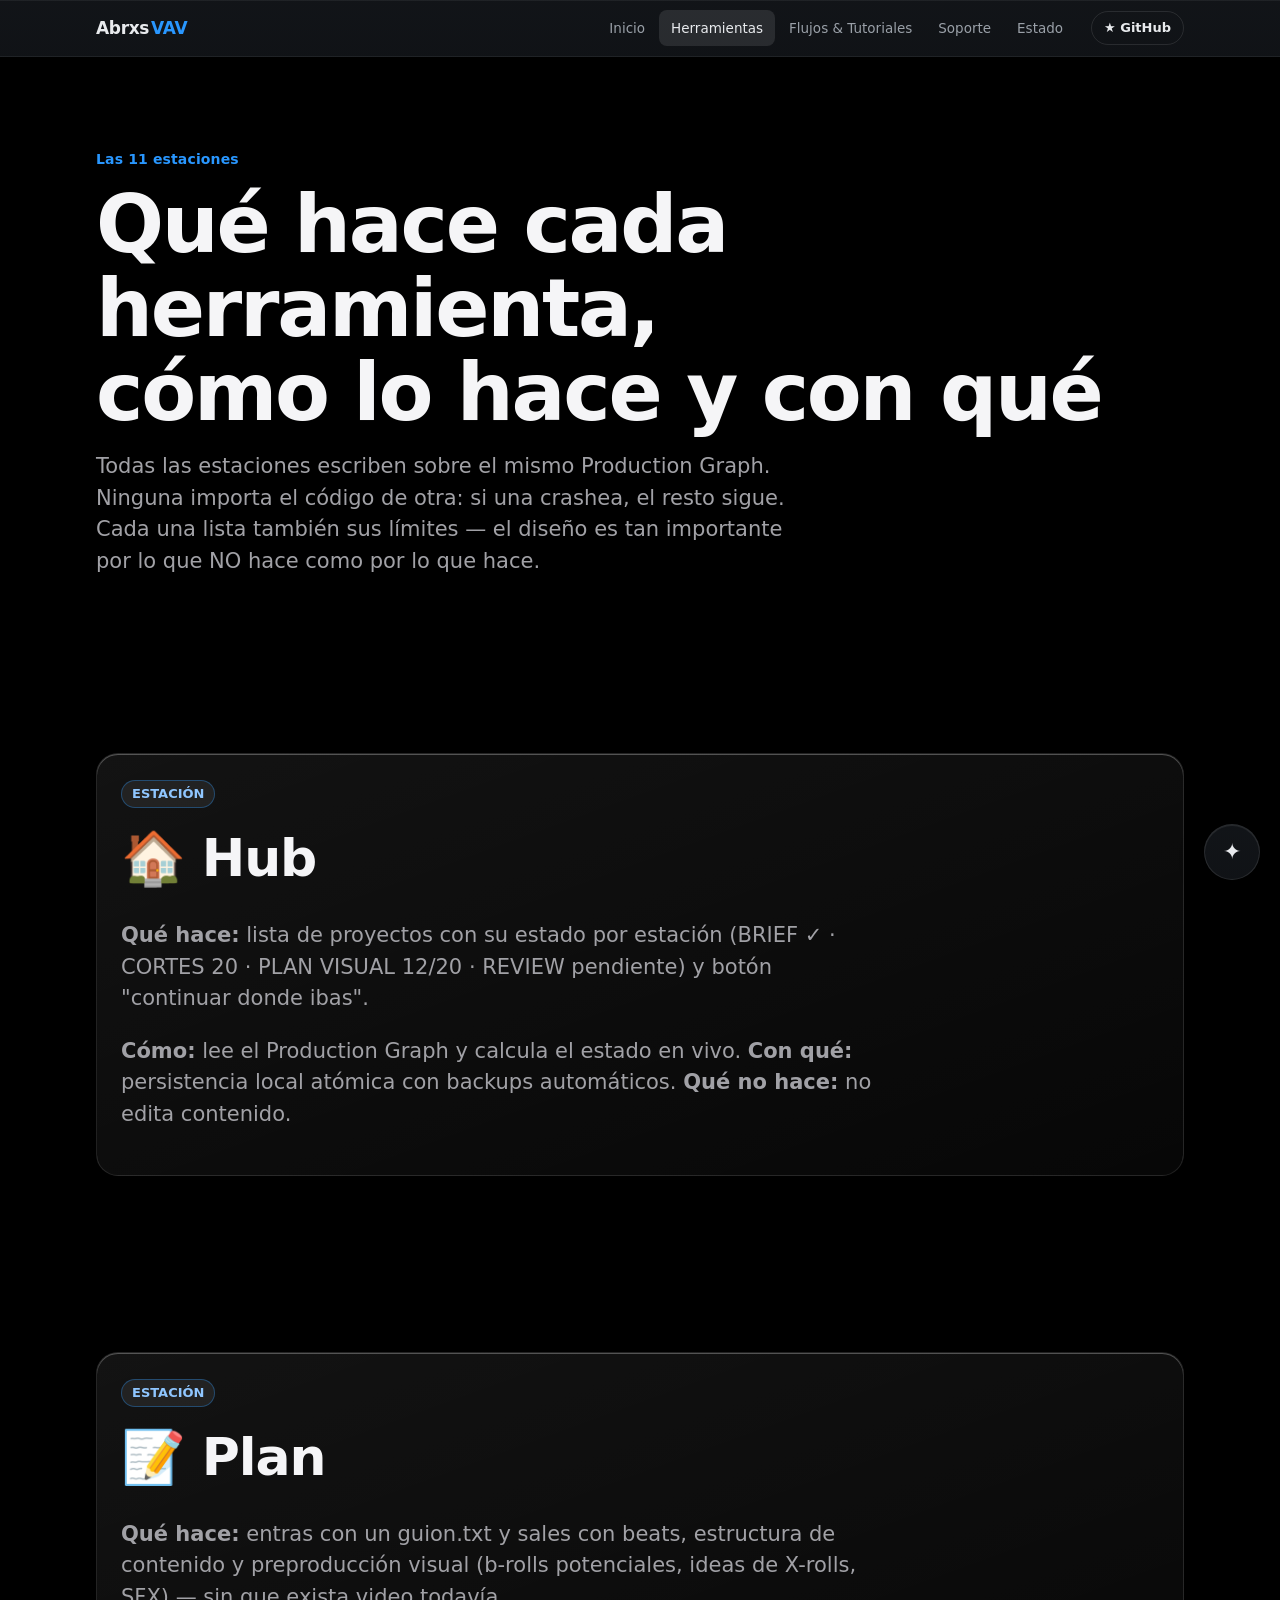
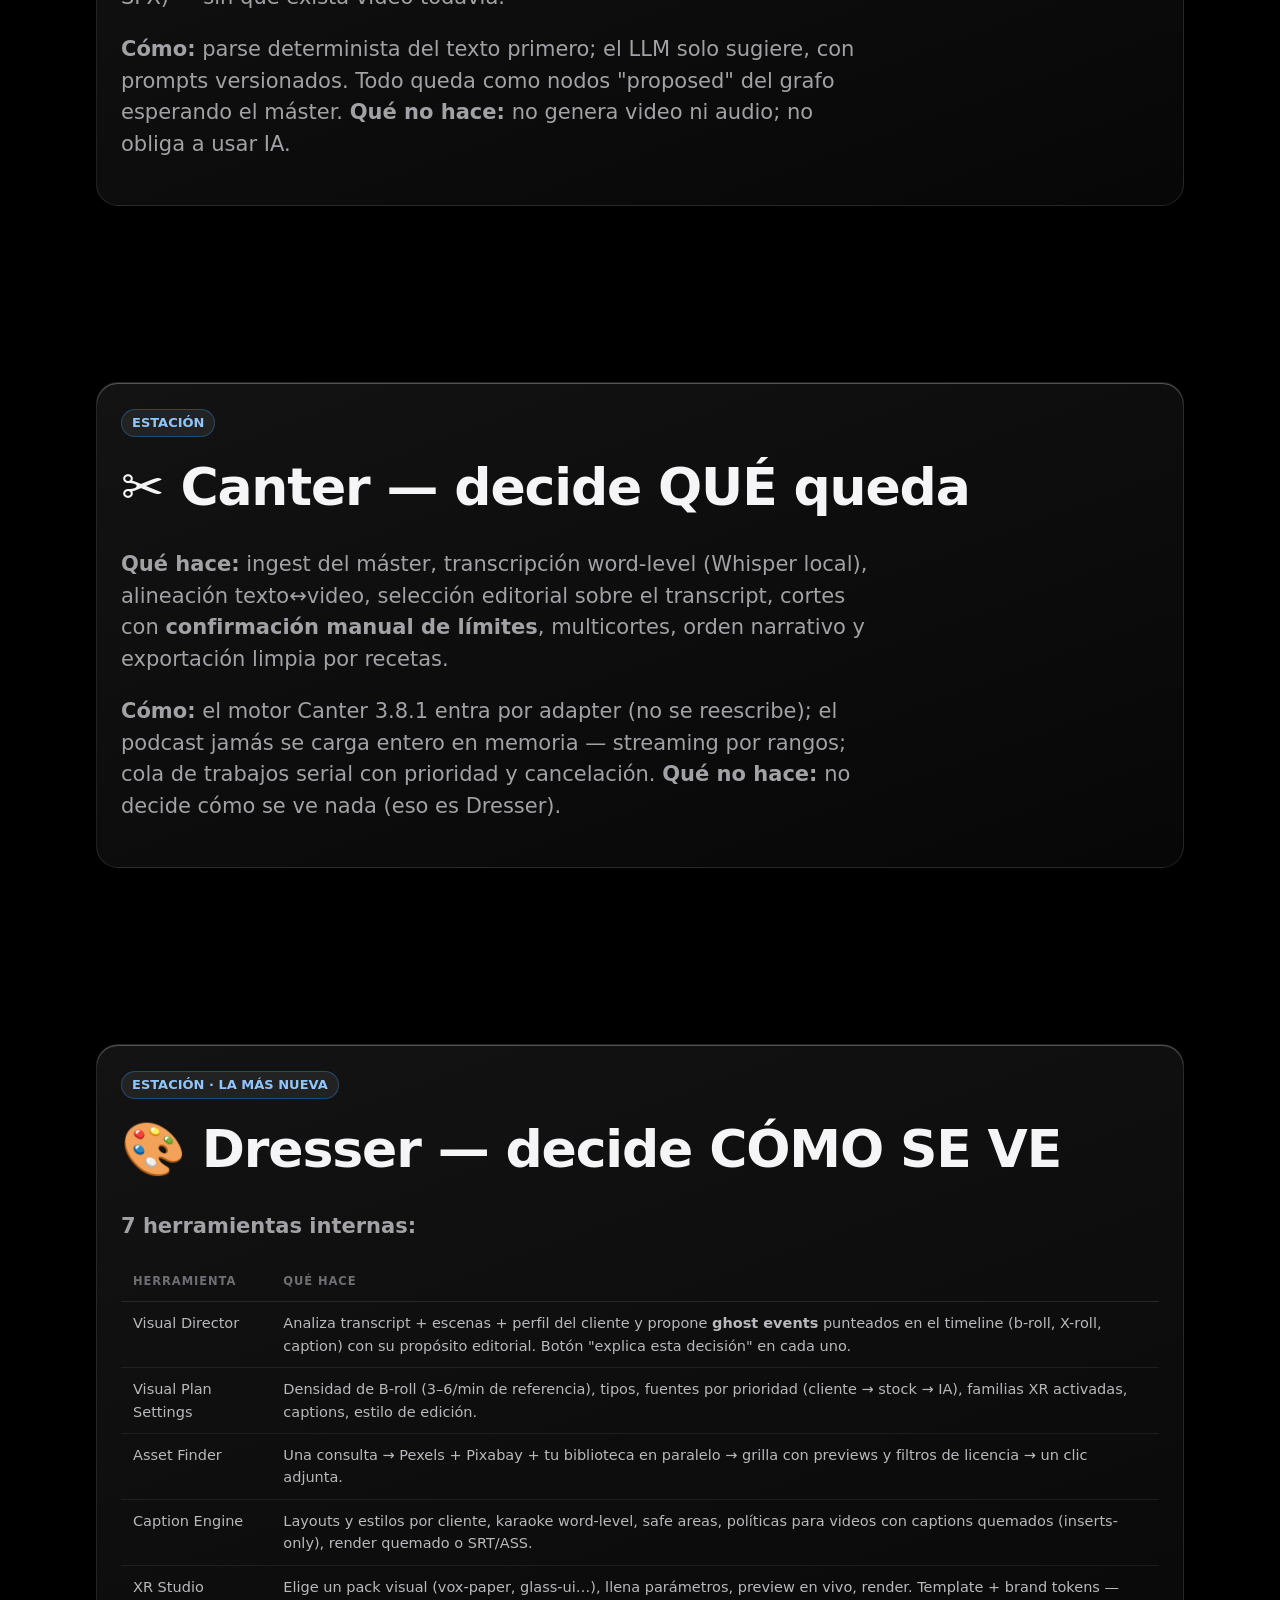
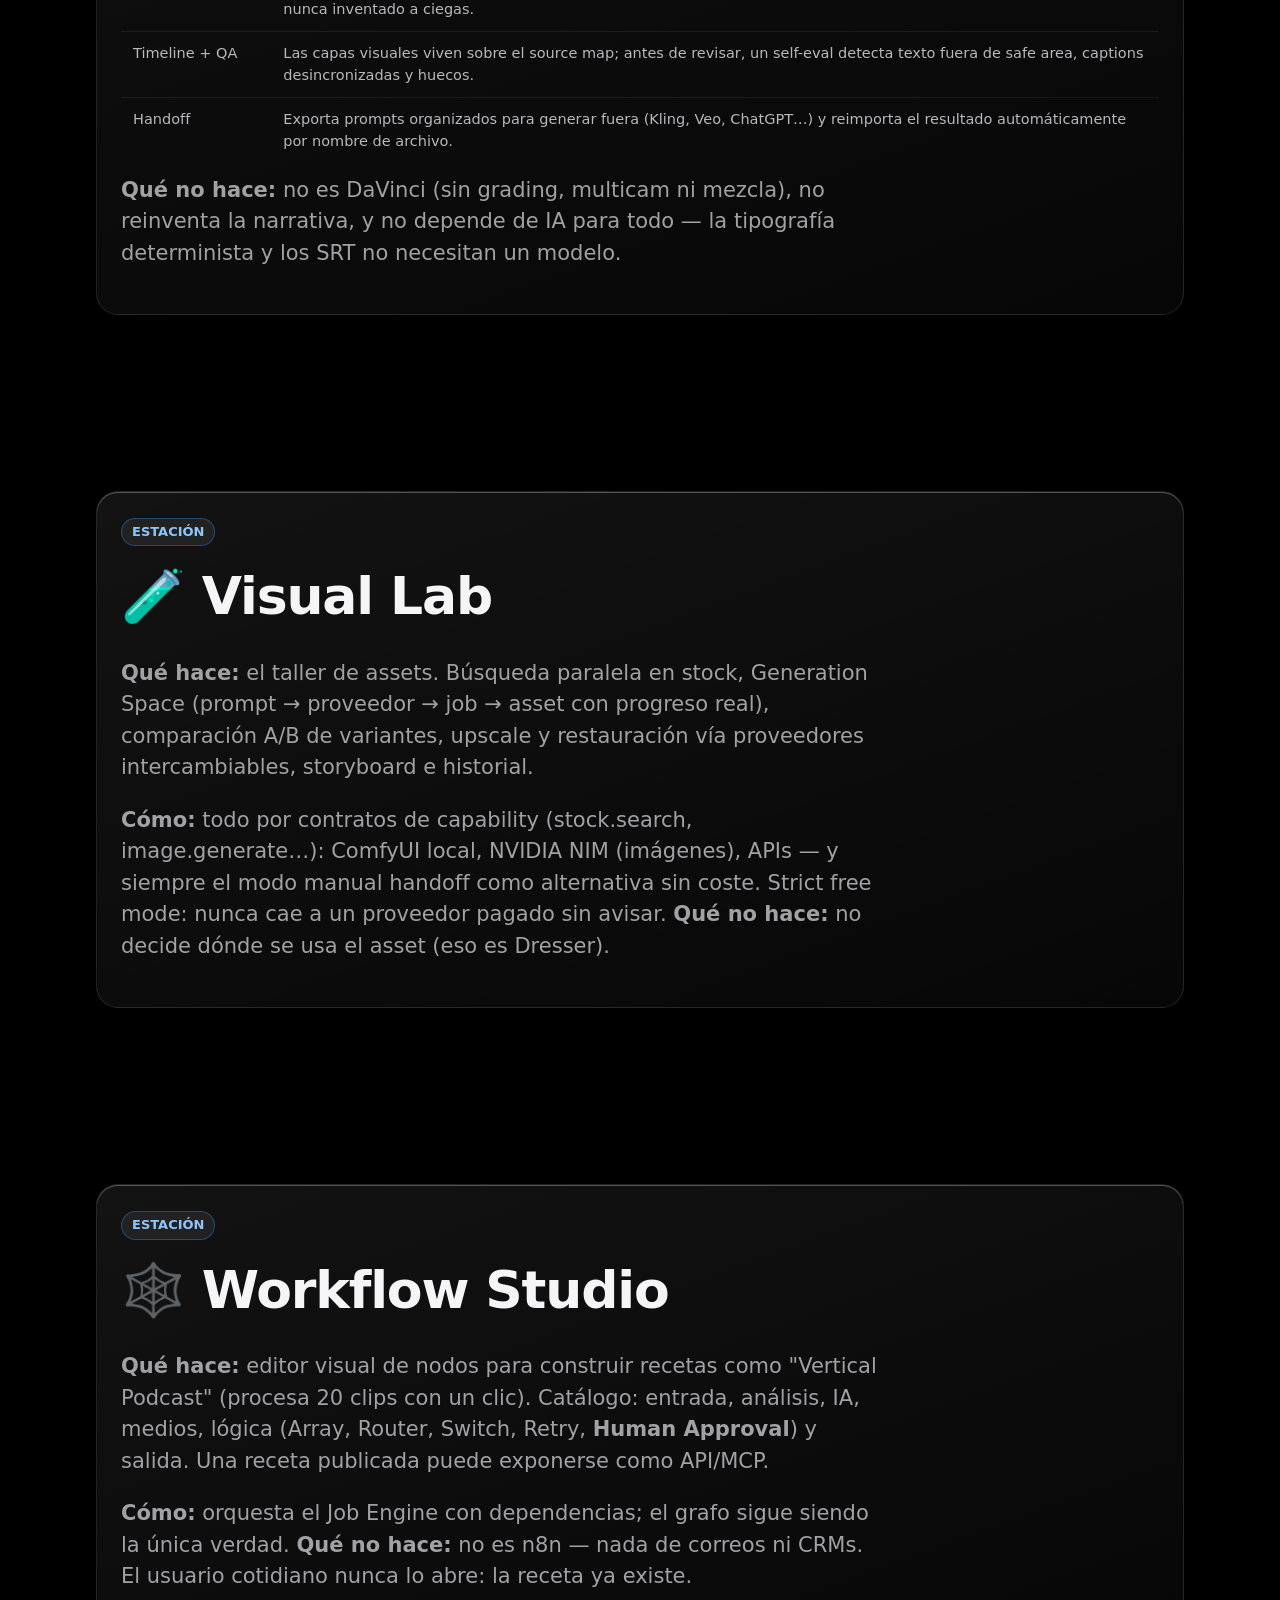
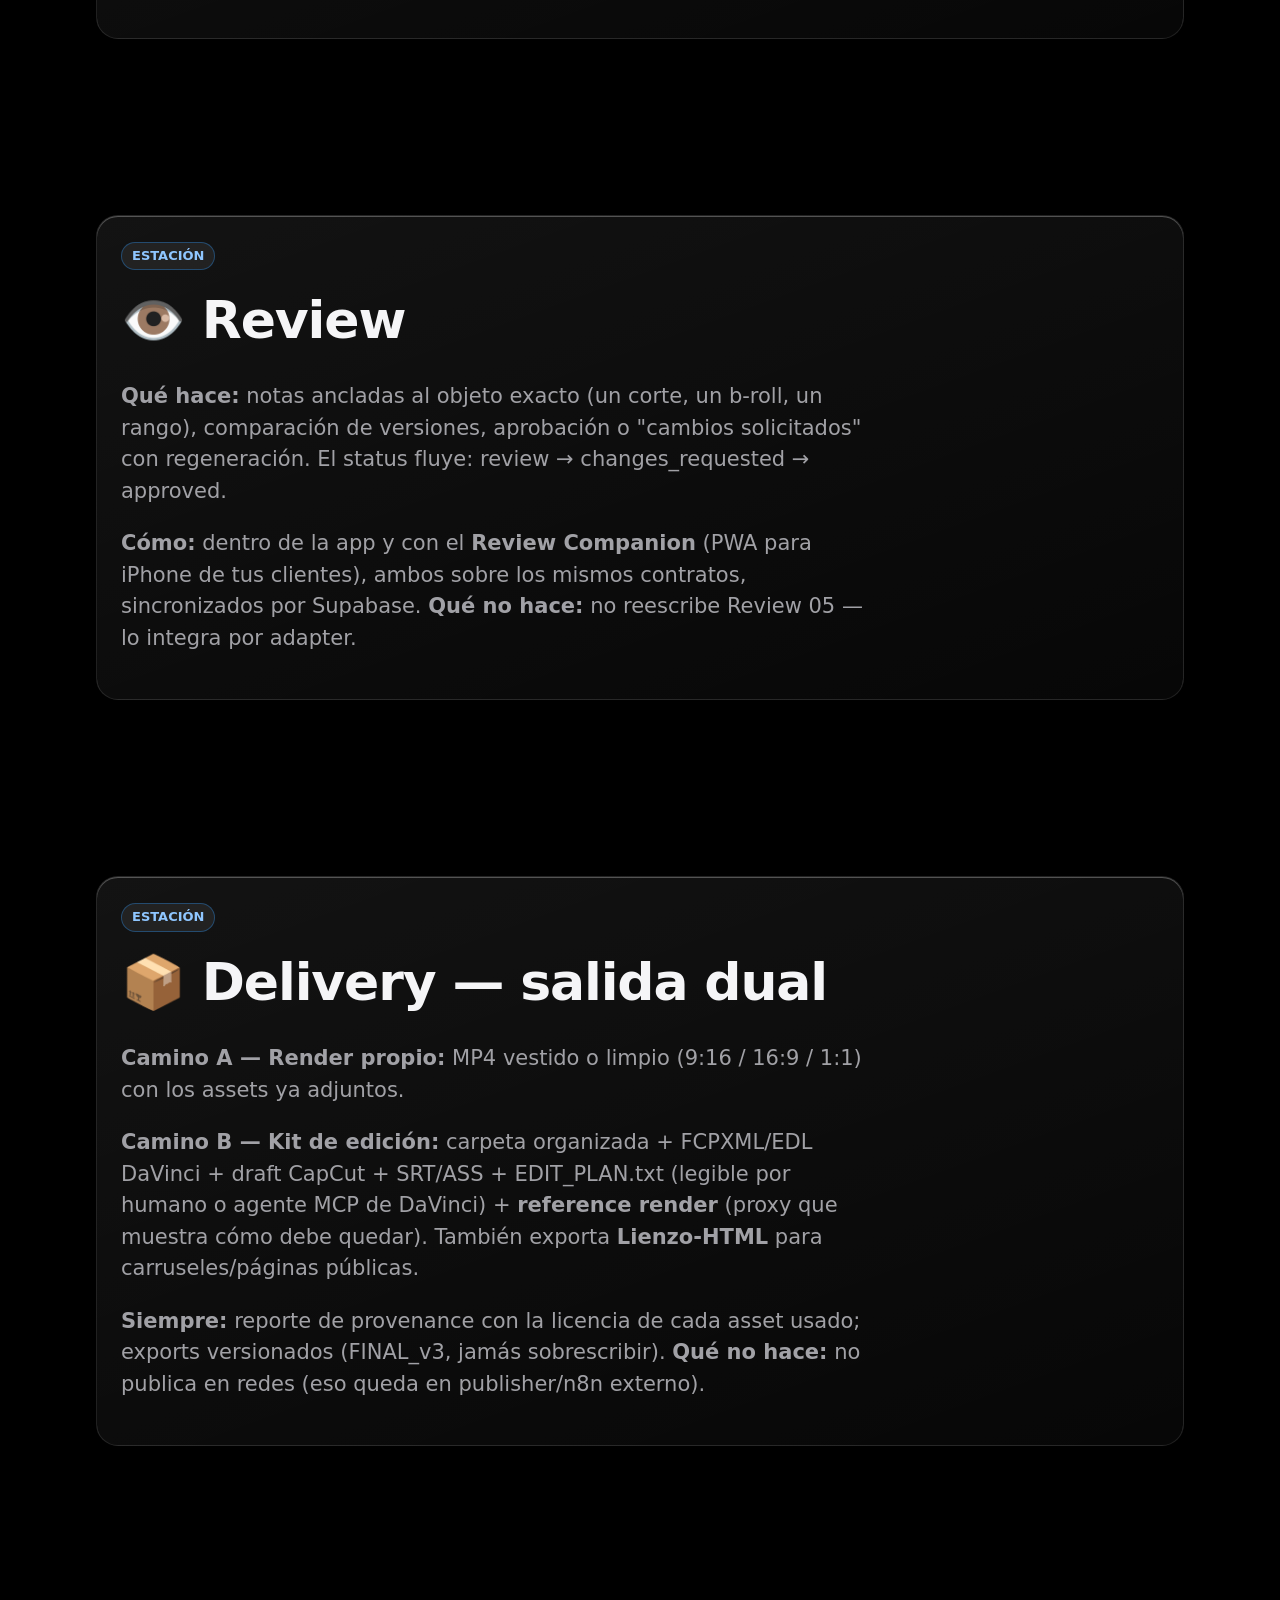
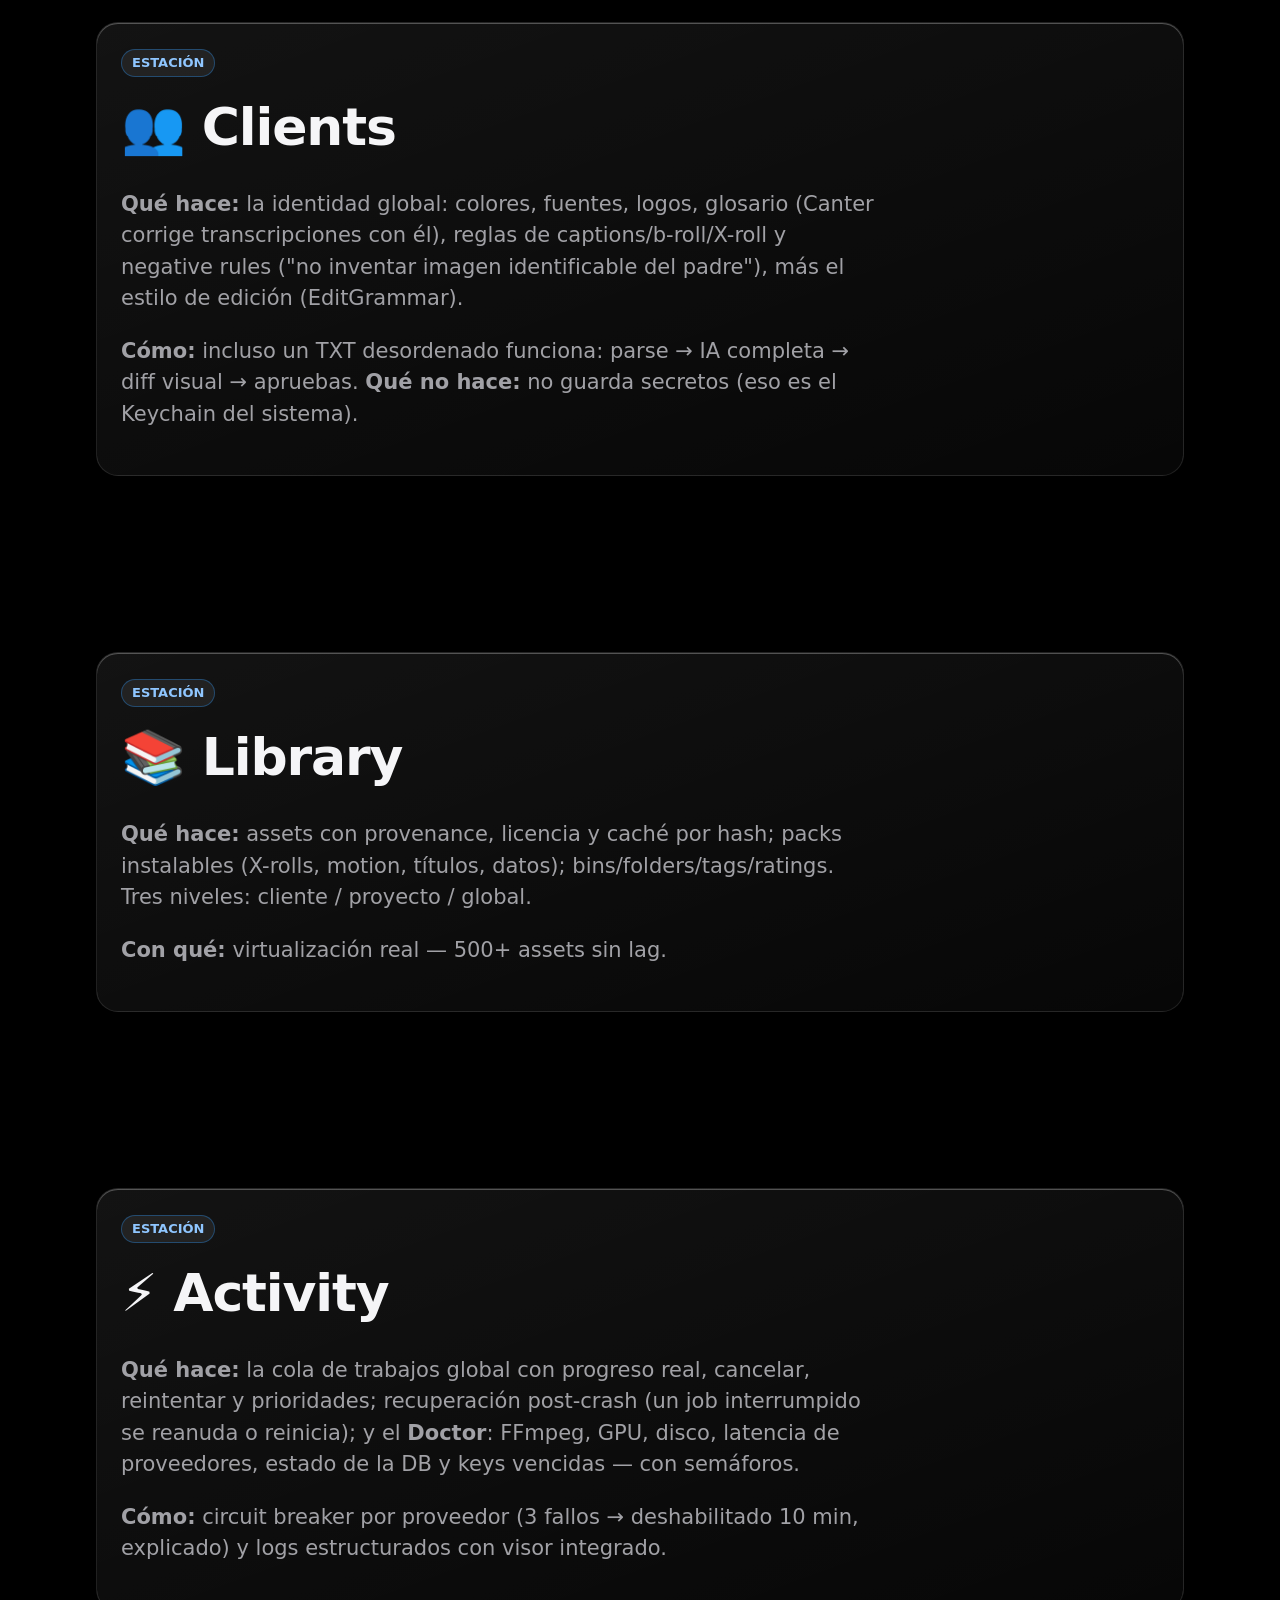
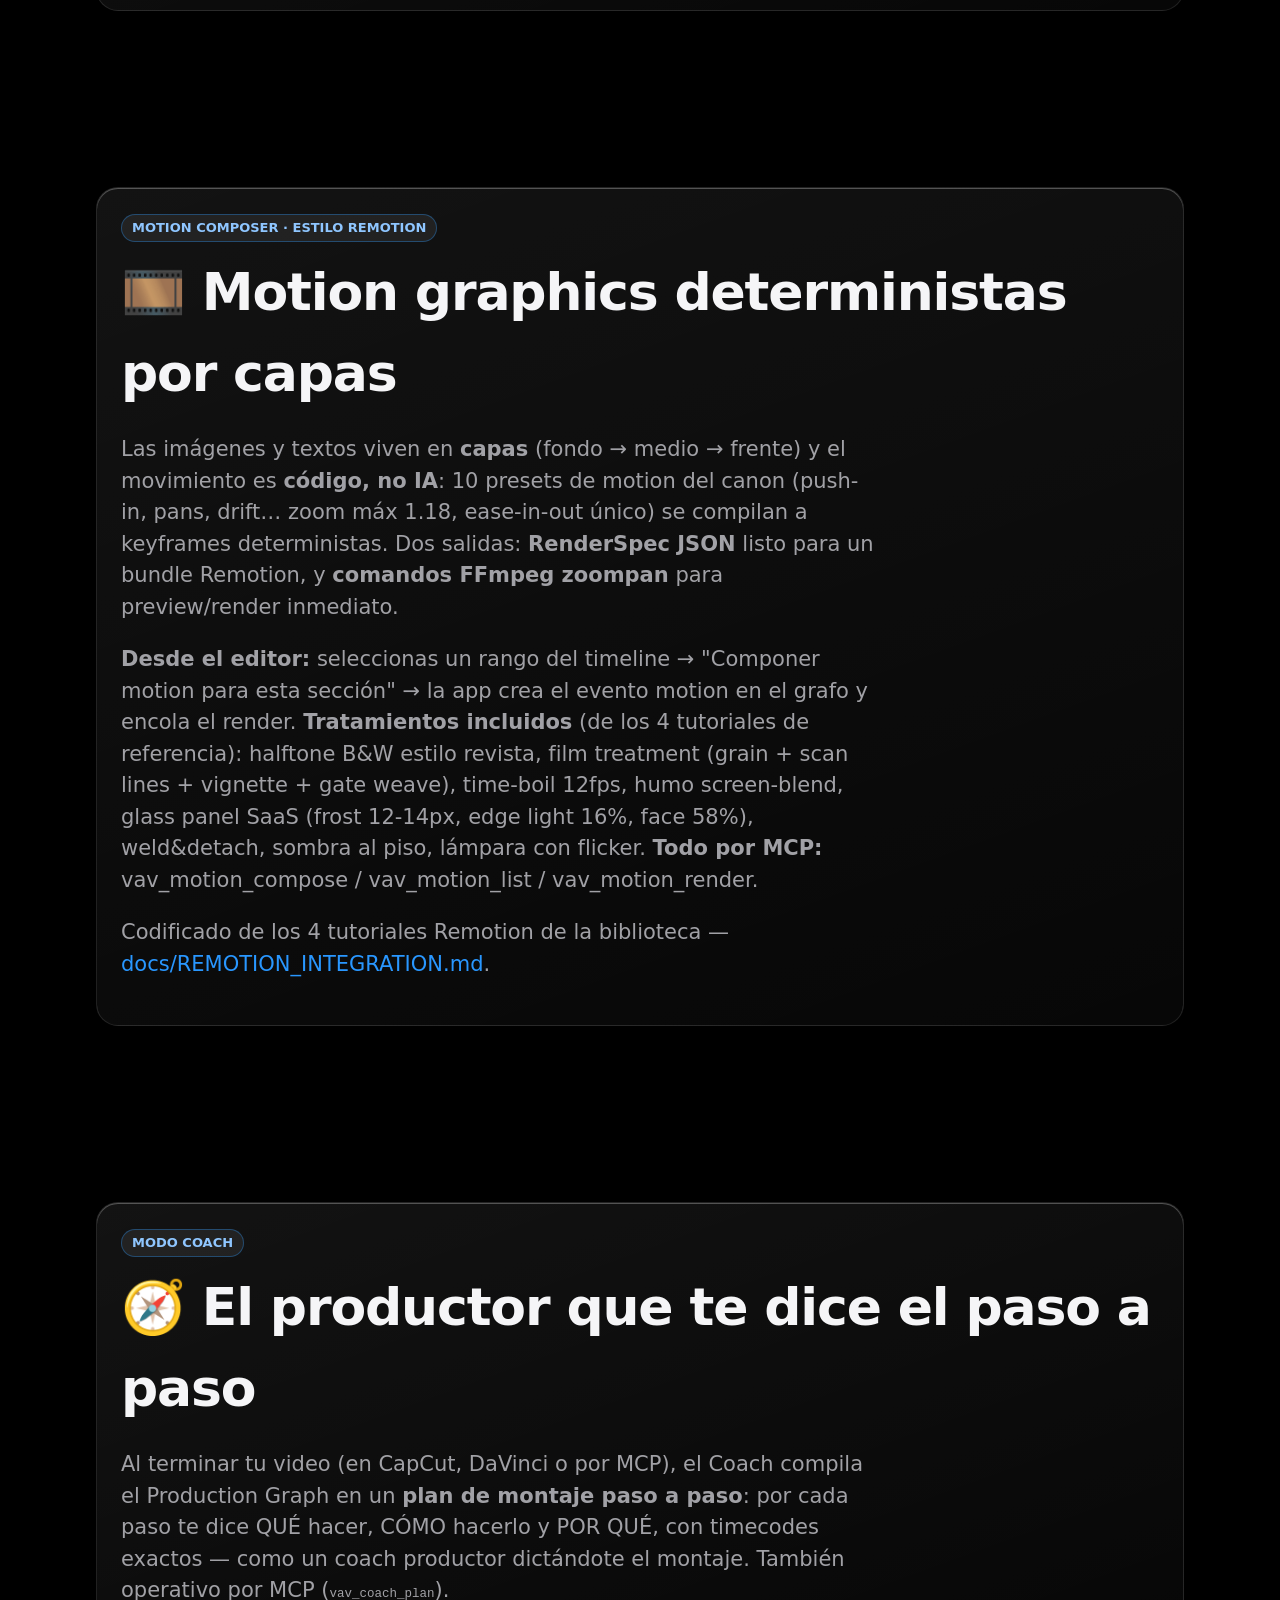
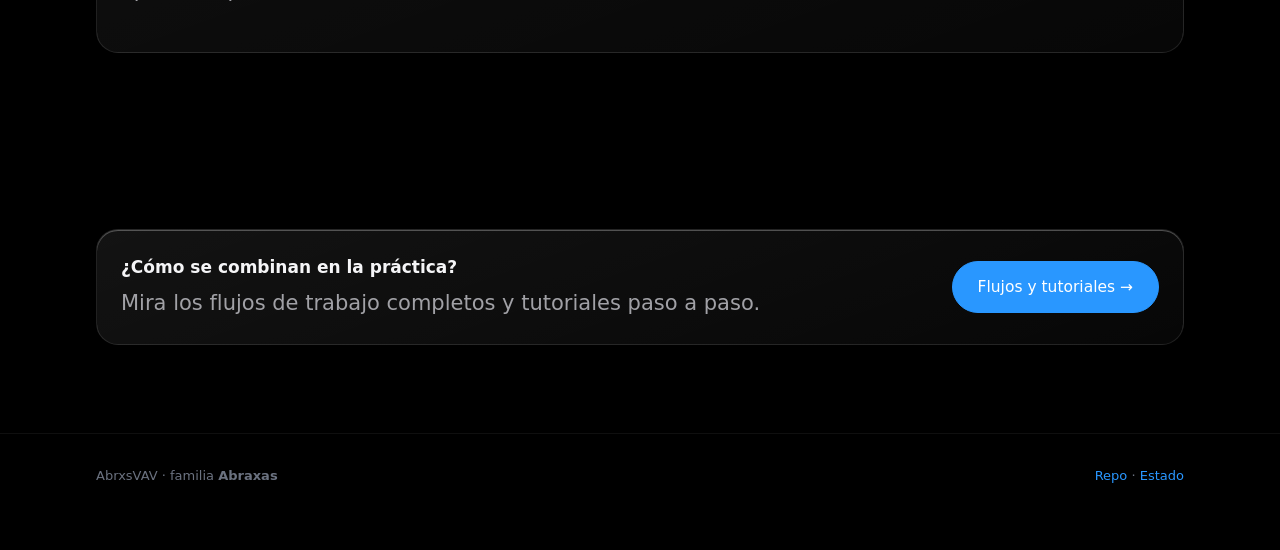
<file: tools.html>
<!doctype html>
<html lang="es">
<head>
<meta charset="utf-8">
<meta name="viewport" content="width=device-width,initial-scale=1,viewport-fit=cover">
<title>Herramientas — AbrxsVAV</title>
<meta name="description" content="Las 11 estaciones de AbrxsVAV: qué hace cada una, cómo lo hace, con qué y qué NO hace.">
<meta name="theme-color" content="#0d0f12"><link rel="manifest" href="manifest.json"><link rel="icon" href="assets/icon.svg" type="image/svg+xml"><link rel="apple-touch-icon" href="assets/icon.svg"><meta name="apple-mobile-web-app-capable" content="yes"><meta name="apple-mobile-web-app-status-bar-style" content="black-translucent">
<link rel="stylesheet" href="assets/style.css">
</head>
<body>
<nav class="nav"><div class="nav-in">
  <a class="brand" href="index.html">Abrxs<b>VAV</b></a>
  <div class="nav-links">
    <a href="index.html">Inicio</a><a href="tools.html">Herramientas</a>
    <a href="workflows.html">Flujos & Tutoriales</a><a href="support.html">Soporte</a>
    <a href="status.html">Estado</a>
  </div>
  <a class="gh-link" href="https://github.com/LordJeferies/abrxs-vav" target="_blank" rel="noopener">★ GitHub</a>
</div></nav>

<main class="wrap">
<section>
  <span class="k">Las 11 estaciones</span>
  <h1 style="font-size:clamp(28px,4vw,42px)">Qué hace cada herramienta,<br>cómo lo hace y con qué</h1>
  <p class="lead">Todas las estaciones escriben sobre el mismo Production Graph. Ninguna importa
  el código de otra: si una crashea, el resto sigue. Cada una lista también sus límites — el
  diseño es tan importante por lo que NO hace como por lo que hace.</p>
</section>

<section id="hub"><div class="card">
  <span class="tag acc">ESTACIÓN</span><h2 style="margin-top:8px">🏠 Hub</h2>
  <p class="sub"><b>Qué hace:</b> lista de proyectos con su estado por estación (BRIEF ✓ · CORTES 20 ·
  PLAN VISUAL 12/20 · REVIEW pendiente) y botón "continuar donde ibas".</p>
  <p class="sub"><b>Cómo:</b> lee el Production Graph y calcula el estado en vivo. <b>Con qué:</b>
  persistencia local atómica con backups automáticos. <b>Qué no hace:</b> no edita contenido.</p>
</div></section>

<section id="plan"><div class="card">
  <span class="tag acc">ESTACIÓN</span><h2 style="margin-top:8px">📝 Plan</h2>
  <p class="sub"><b>Qué hace:</b> entras con un guion.txt y sales con beats, estructura de contenido y
  preproducción visual (b-rolls potenciales, ideas de X-rolls, SFX) — sin que exista video todavía.</p>
  <p class="sub"><b>Cómo:</b> parse determinista del texto primero; el LLM solo sugiere, con prompts
  versionados. Todo queda como nodos "proposed" del grafo esperando el máster.
  <b>Qué no hace:</b> no genera video ni audio; no obliga a usar IA.</p>
</div></section>

<section id="canter"><div class="card">
  <span class="tag acc">ESTACIÓN</span><h2 style="margin-top:8px">✂️ Canter — decide QUÉ queda</h2>
  <p class="sub"><b>Qué hace:</b> ingest del máster, transcripción word-level (Whisper local), alineación
  texto↔video, selección editorial sobre el transcript, cortes con <b>confirmación manual de límites</b>,
  multicortes, orden narrativo y exportación limpia por recetas.</p>
  <p class="sub"><b>Cómo:</b> el motor Canter 3.8.1 entra por adapter (no se reescribe); el podcast jamás
  se carga entero en memoria — streaming por rangos; cola de trabajos serial con prioridad y cancelación.
  <b>Qué no hace:</b> no decide cómo se ve nada (eso es Dresser).</p>
</div></section>

<section id="dresser"><div class="card">
  <span class="tag acc">ESTACIÓN · LA MÁS NUEVA</span><h2 style="margin-top:8px">🎨 Dresser — decide CÓMO SE VE</h2>
  <p class="sub"><b>7 herramientas internas:</b></p>
  <table>
    <tr><th>Herramienta</th><th>Qué hace</th></tr>
    <tr><td>Visual Director</td><td>Analiza transcript + escenas + perfil del cliente y propone <b>ghost events</b> punteados en el timeline (b-roll, X-roll, caption) con su propósito editorial. Botón "explica esta decisión" en cada uno.</td></tr>
    <tr><td>Visual Plan Settings</td><td>Densidad de B-roll (3–6/min de referencia), tipos, fuentes por prioridad (cliente → stock → IA), familias XR activadas, captions, estilo de edición.</td></tr>
    <tr><td>Asset Finder</td><td>Una consulta → Pexels + Pixabay + tu biblioteca en paralelo → grilla con previews y filtros de licencia → un clic adjunta.</td></tr>
    <tr><td>Caption Engine</td><td>Layouts y estilos por cliente, karaoke word-level, safe areas, políticas para videos con captions quemados (inserts-only), render quemado o SRT/ASS.</td></tr>
    <tr><td>XR Studio</td><td>Elige un pack visual (vox-paper, glass-ui…), llena parámetros, preview en vivo, render. Template + brand tokens — nunca inventado a ciegas.</td></tr>
    <tr><td>Timeline + QA</td><td>Las capas visuales viven sobre el source map; antes de revisar, un self-eval detecta texto fuera de safe area, captions desincronizadas y huecos.</td></tr>
    <tr><td>Handoff</td><td>Exporta prompts organizados para generar fuera (Kling, Veo, ChatGPT…) y reimporta el resultado automáticamente por nombre de archivo.</td></tr>
  </table>
  <p class="sub" style="margin-top:12px"><b>Qué no hace:</b> no es DaVinci (sin grading, multicam ni mezcla),
  no reinventa la narrativa, y no depende de IA para todo — la tipografía determinista y los SRT no
  necesitan un modelo.</p>
</div></section>

<section id="visual-lab"><div class="card">
  <span class="tag acc">ESTACIÓN</span><h2 style="margin-top:8px">🧪 Visual Lab</h2>
  <p class="sub"><b>Qué hace:</b> el taller de assets. Búsqueda paralela en stock, Generation Space
  (prompt → proveedor → job → asset con progreso real), comparación A/B de variantes, upscale y
  restauración vía proveedores intercambiables, storyboard e historial.</p>
  <p class="sub"><b>Cómo:</b> todo por contratos de capability (stock.search, image.generate…): ComfyUI
  local, NVIDIA NIM (imágenes), APIs — y siempre el modo manual handoff como alternativa sin coste.
  Strict free mode: nunca cae a un proveedor pagado sin avisar. <b>Qué no hace:</b> no decide dónde se
  usa el asset (eso es Dresser).</p>
</div></section>

<section id="workflows"><div class="card">
  <span class="tag acc">ESTACIÓN</span><h2 style="margin-top:8px">🕸️ Workflow Studio</h2>
  <p class="sub"><b>Qué hace:</b> editor visual de nodos para construir recetas como "Vertical Podcast"
  (procesa 20 clips con un clic). Catálogo: entrada, análisis, IA, medios, lógica (Array, Router, Switch,
  Retry, <b>Human Approval</b>) y salida. Una receta publicada puede exponerse como API/MCP.</p>
  <p class="sub"><b>Cómo:</b> orquesta el Job Engine con dependencias; el grafo sigue siendo la única
  verdad. <b>Qué no hace:</b> no es n8n — nada de correos ni CRMs. El usuario cotidiano nunca lo abre:
  la receta ya existe.</p>
</div></section>

<section id="review"><div class="card">
  <span class="tag acc">ESTACIÓN</span><h2 style="margin-top:8px">👁️ Review</h2>
  <p class="sub"><b>Qué hace:</b> notas ancladas al objeto exacto (un corte, un b-roll, un rango),
  comparación de versiones, aprobación o "cambios solicitados" con regeneración. El status fluye:
  review → changes_requested → approved.</p>
  <p class="sub"><b>Cómo:</b> dentro de la app y con el <b>Review Companion</b> (PWA para iPhone de tus
  clientes), ambos sobre los mismos contratos, sincronizados por Supabase. <b>Qué no hace:</b> no
  reescribe Review 05 — lo integra por adapter.</p>
</div></section>

<section id="delivery"><div class="card">
  <span class="tag acc">ESTACIÓN</span><h2 style="margin-top:8px">📦 Delivery — salida dual</h2>
  <p class="sub"><b>Camino A — Render propio:</b> MP4 vestido o limpio (9:16 / 16:9 / 1:1) con los assets ya adjuntos.</p>
  <p class="sub"><b>Camino B — Kit de edición:</b> carpeta organizada + FCPXML/EDL DaVinci + draft CapCut +
  SRT/ASS + EDIT_PLAN.txt (legible por humano o agente MCP de DaVinci) + <b>reference render</b> (proxy
  que muestra cómo debe quedar). También exporta <b>Lienzo-HTML</b> para carruseles/páginas públicas.</p>
  <p class="sub"><b>Siempre:</b> reporte de provenance con la licencia de cada asset usado; exports
  versionados (FINAL_v3, jamás sobrescribir). <b>Qué no hace:</b> no publica en redes (eso queda en
  publisher/n8n externo).</p>
</div></section>

<section id="clients"><div class="card">
  <span class="tag acc">ESTACIÓN</span><h2 style="margin-top:8px">👥 Clients</h2>
  <p class="sub"><b>Qué hace:</b> la identidad global: colores, fuentes, logos, glosario (Canter corrige
  transcripciones con él), reglas de captions/b-roll/X-roll y negative rules ("no inventar imagen
  identificable del padre"), más el estilo de edición (EditGrammar).</p>
  <p class="sub"><b>Cómo:</b> incluso un TXT desordenado funciona: parse → IA completa → diff visual →
  apruebas. <b>Qué no hace:</b> no guarda secretos (eso es el Keychain del sistema).</p>
</div></section>

<section id="library"><div class="card">
  <span class="tag acc">ESTACIÓN</span><h2 style="margin-top:8px">📚 Library</h2>
  <p class="sub"><b>Qué hace:</b> assets con provenance, licencia y caché por hash; packs instalables
  (X-rolls, motion, títulos, datos); bins/folders/tags/ratings. Tres niveles: cliente / proyecto / global.</p>
  <p class="sub"><b>Con qué:</b> virtualización real — 500+ assets sin lag.</p>
</div></section>

<section id="activity"><div class="card">
  <span class="tag acc">ESTACIÓN</span><h2 style="margin-top:8px">⚡ Activity</h2>
  <p class="sub"><b>Qué hace:</b> la cola de trabajos global con progreso real, cancelar, reintentar y
  prioridades; recuperación post-crash (un job interrumpido se reanuda o reinicia); y el <b>Doctor</b>:
  FFmpeg, GPU, disco, latencia de proveedores, estado de la DB y keys vencidas — con semáforos.</p>
  <p class="sub"><b>Cómo:</b> circuit breaker por proveedor (3 fallos → deshabilitado 10 min, explicado)
  y logs estructurados con visor integrado.</p>
</div></section>

<section id="motion-composer"><div class="card">
  <span class="tag acc">MOTION COMPOSER · ESTILO REMOTION</span><h2 style="margin-top:8px">🎞️ Motion graphics deterministas por capas</h2>
  <p class="sub">Las imágenes y textos viven en <b>capas</b> (fondo → medio → frente) y el movimiento es <b>código, no IA</b>: 10 presets de motion del canon (push-in, pans, drift… zoom máx 1.18, ease-in-out único) se compilan a keyframes deterministas. Dos salidas: <b>RenderSpec JSON</b> listo para un bundle Remotion, y <b>comandos FFmpeg zoompan</b> para preview/render inmediato.</p>
  <p class="sub"><b>Desde el editor:</b> seleccionas un rango del timeline → "Componer motion para esta sección" → la app crea el evento motion en el grafo y encola el render. <b>Tratamientos incluidos</b> (de los 4 tutoriales de referencia): halftone B&W estilo revista, film treatment (grain + scan lines + vignette + gate weave), time-boil 12fps, humo screen-blend, glass panel SaaS (frost 12-14px, edge light 16%, face 58%), weld&amp;detach, sombra al piso, lámpara con flicker. <b>Todo por MCP:</b> vav_motion_compose / vav_motion_list / vav_motion_render.</p>
  <p class="sub">Codificado de los 4 tutoriales Remotion de la biblioteca — <a href="https://github.com/LordJeferies/abrxs-vav/blob/main/docs/REMOTION_INTEGRATION.md">docs/REMOTION_INTEGRATION.md</a>.</p>
</div></section>

<section id="coach"><div class="card">
  <span class="tag acc">MODO COACH</span><h2 style="margin-top:8px">🧭 El productor que te dice el paso a paso</h2>
  <p class="sub">Al terminar tu video (en CapCut, DaVinci o por MCP), el Coach compila el Production Graph en un <b>plan de montaje paso a paso</b>: por cada paso te dice QUÉ hacer, CÓMO hacerlo y POR QUÉ, con timecodes exactos — como un coach productor dictándote el montaje. También operativo por MCP (<span class="mono">vav_coach_plan</span>).</p>
</div></section>

<section>
  <div class="card" style="display:flex;gap:24px;align-items:center;flex-wrap:wrap">
    <div style="flex:1;min-width:260px"><b>¿Cómo se combinan en la práctica?</b>
    <p class="sub" style="margin:8px 0 0">Mira los flujos de trabajo completos y tutoriales paso a paso.</p></div>
    <a class="btn primary" href="workflows.html">Flujos y tutoriales →</a>
  </div>
</section>
</main>

<footer><div class="wrap">
  <span>AbrxsVAV · familia <b>Abraxas</b></span>
  <span><a href="https://github.com/LordJeferies/abrxs-vav">Repo</a> · <a href="status.html">Estado</a></span>
</div></footer>
<script src="assets/app.js"></script>
</body>
</html>
</file>
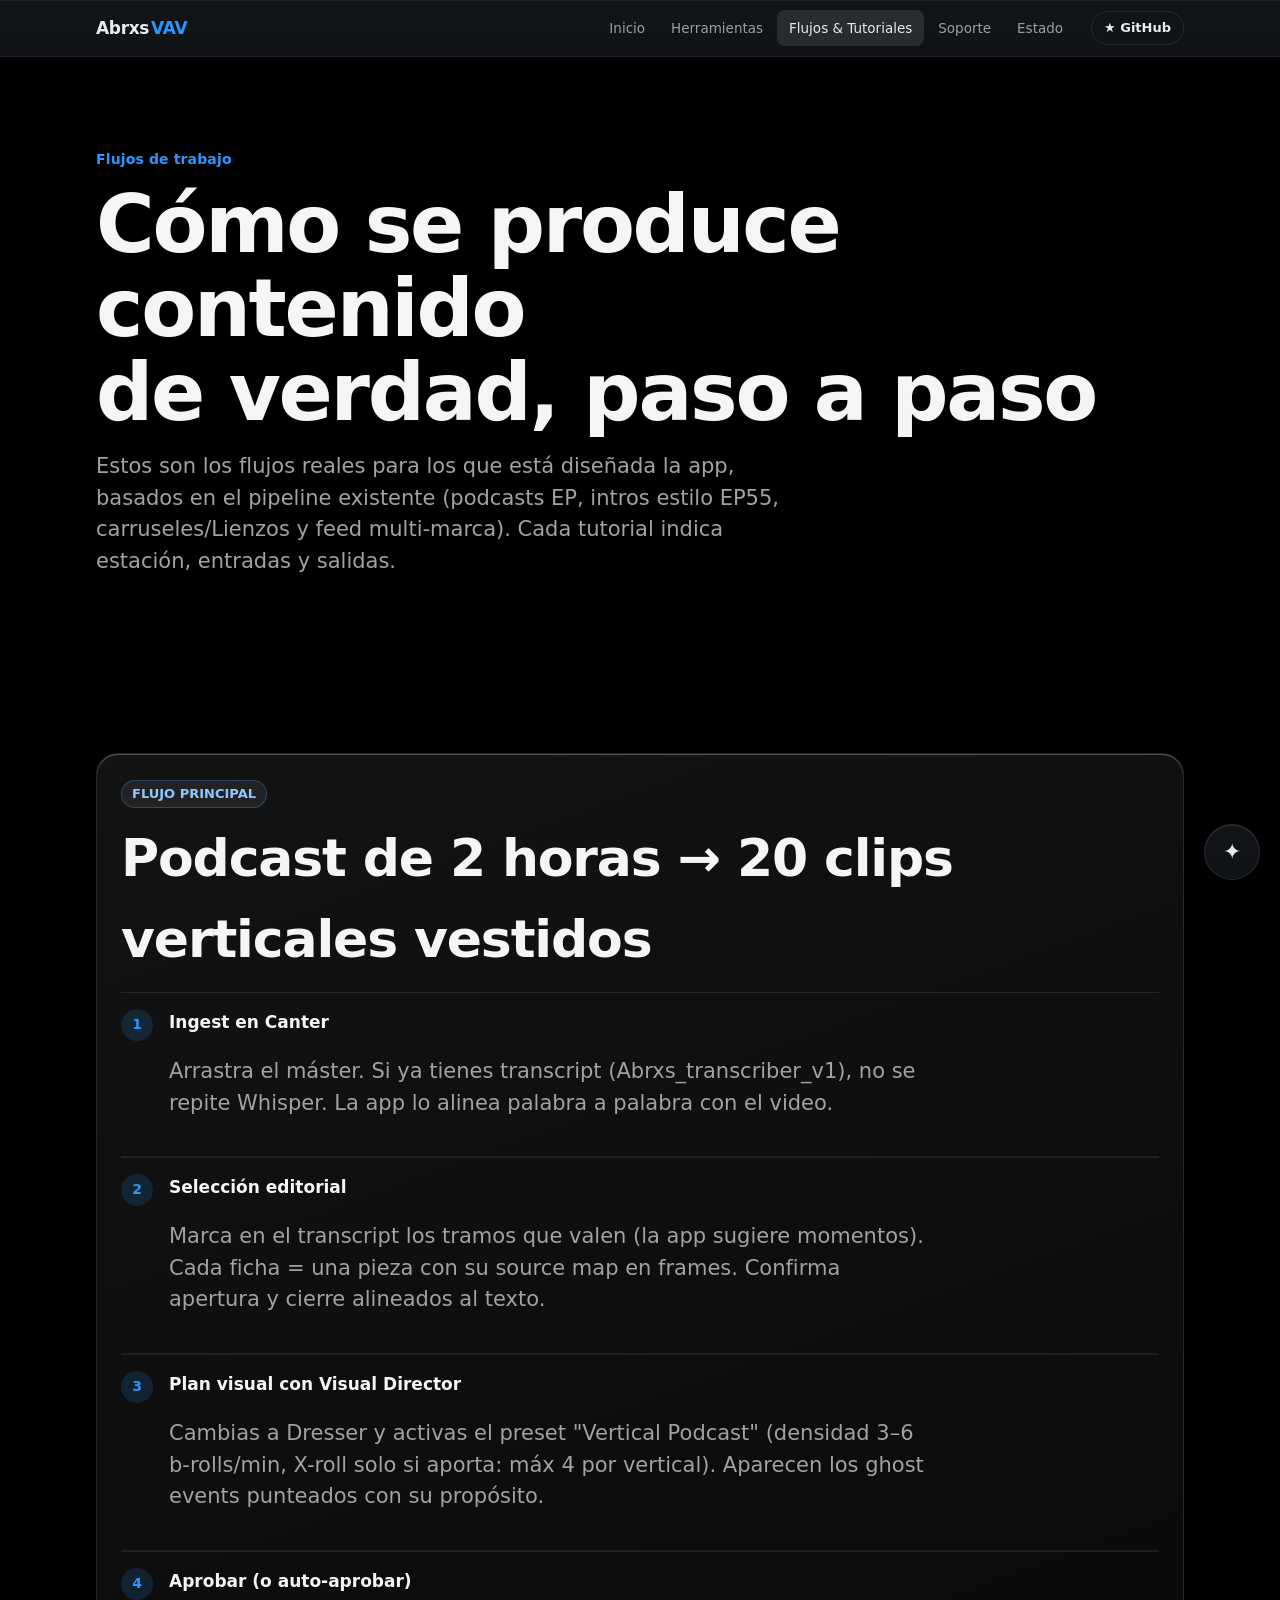
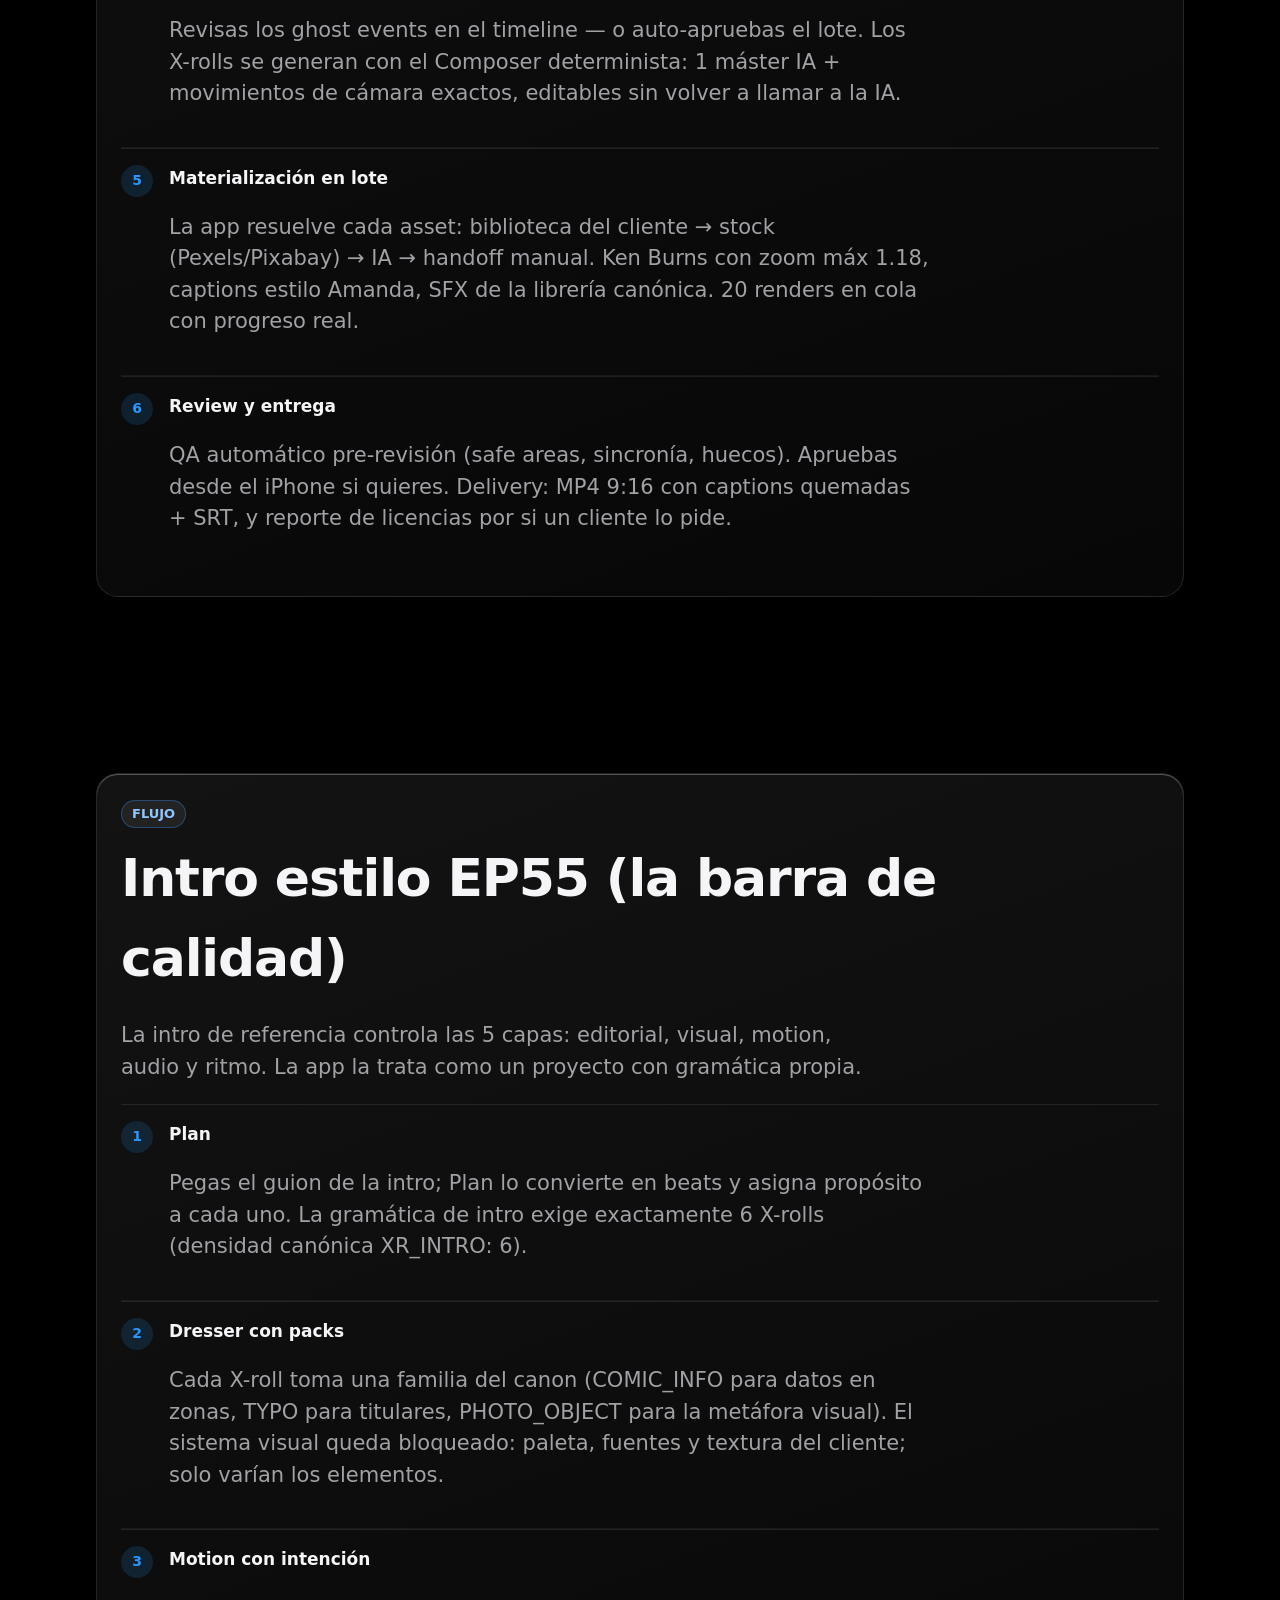
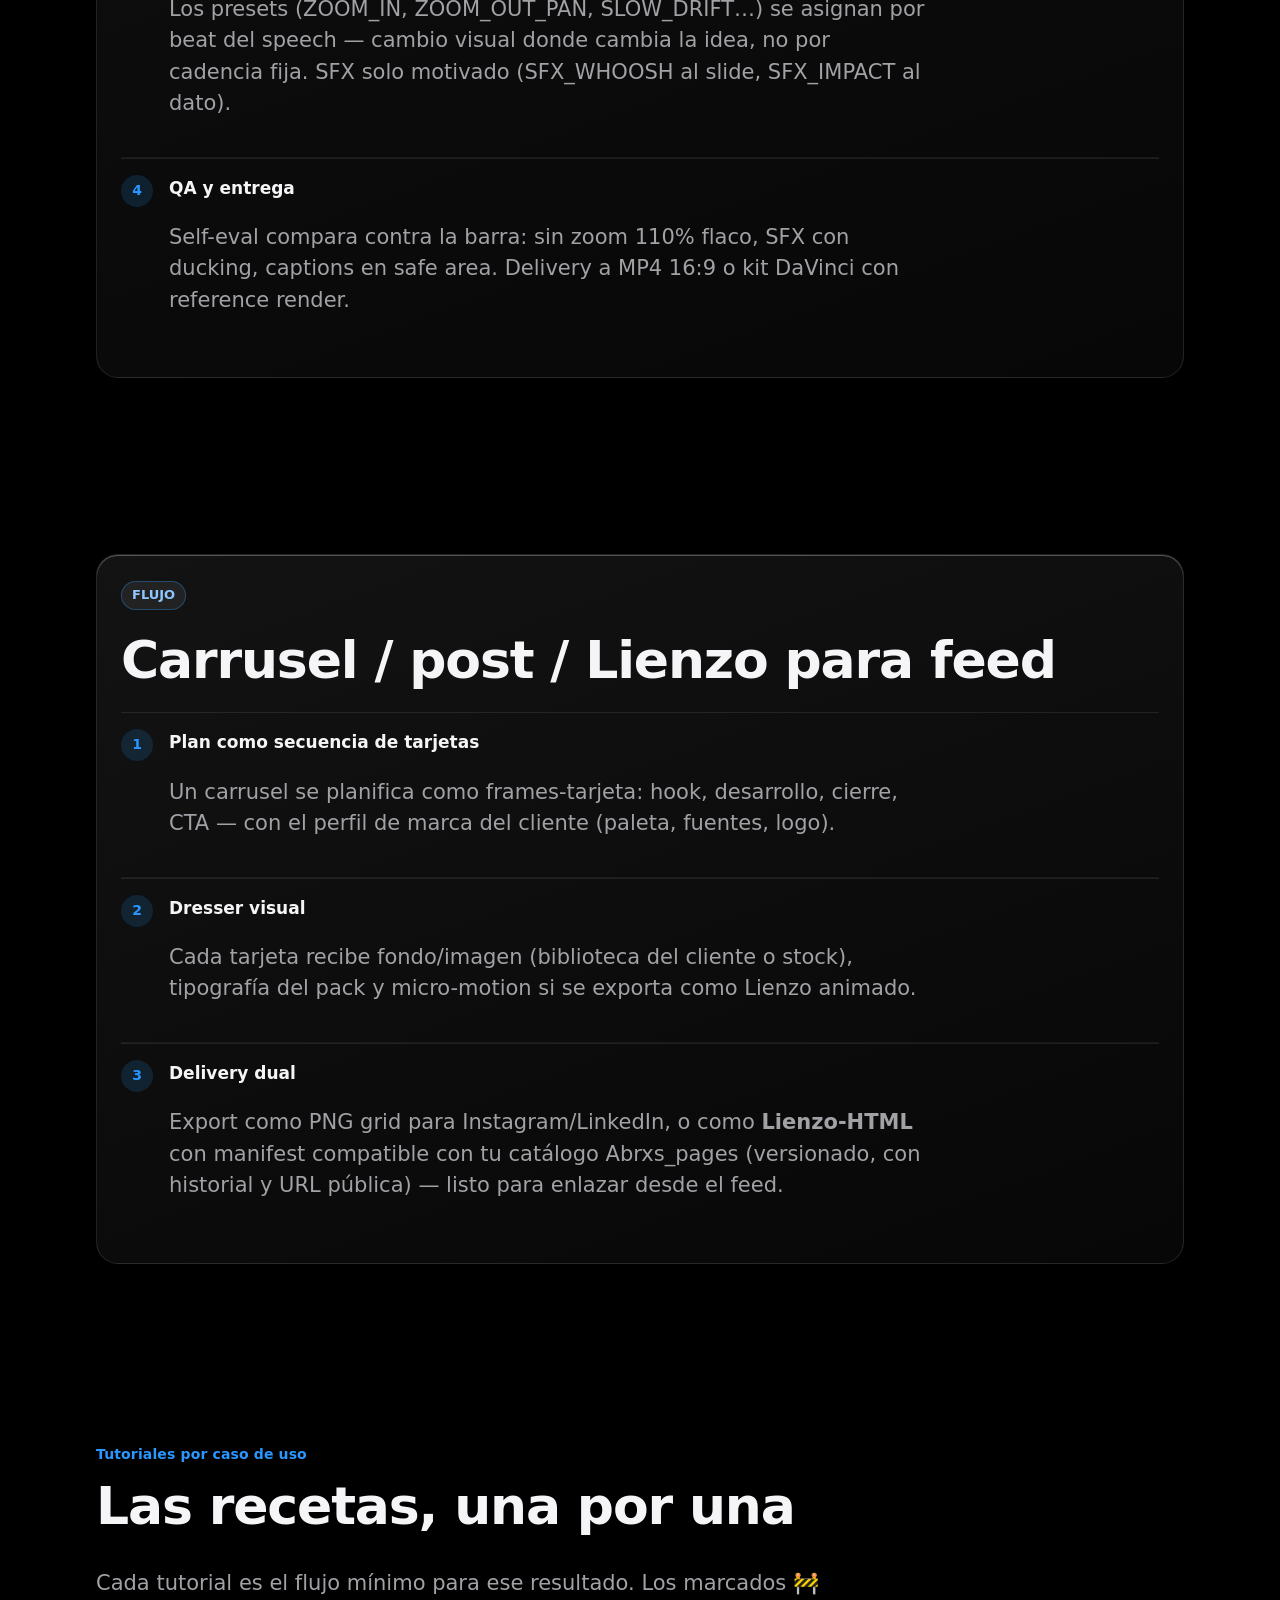
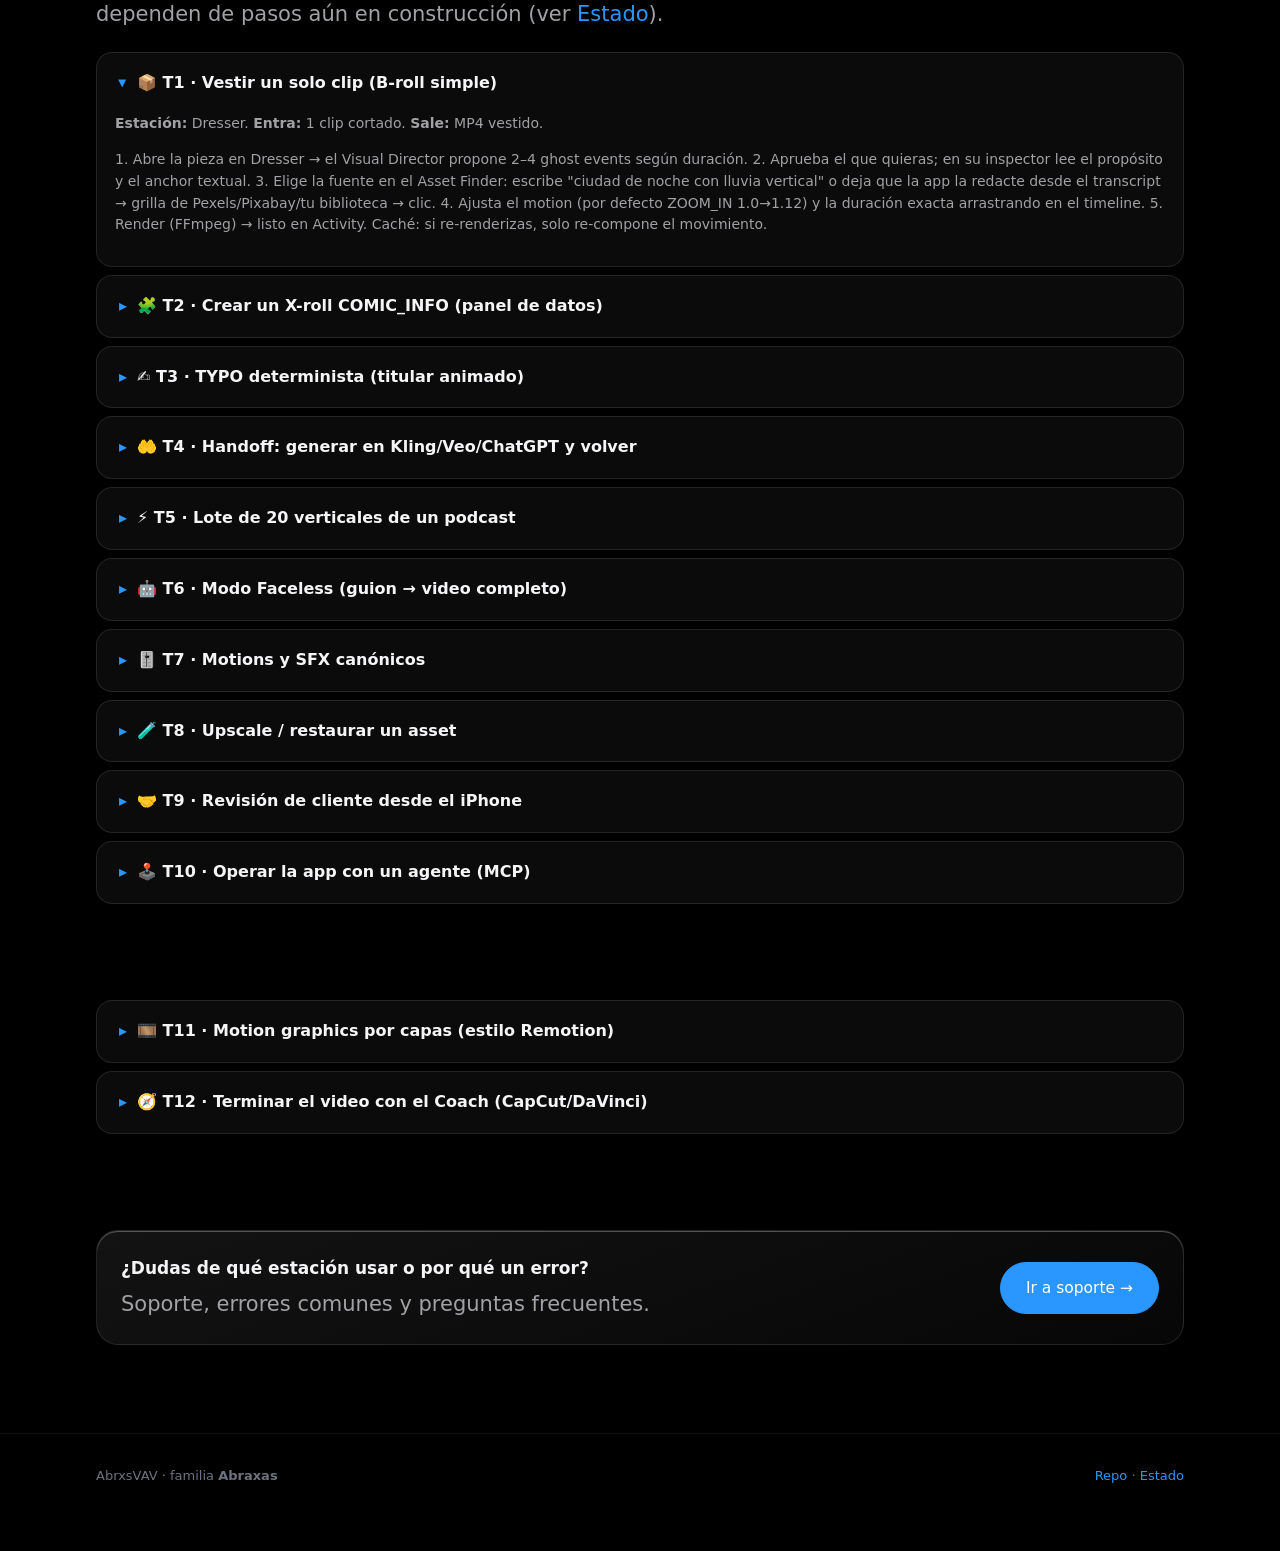
<file: workflows.html>
<!doctype html>
<html lang="es">
<head>
<meta charset="utf-8">
<meta name="viewport" content="width=device-width,initial-scale=1,viewport-fit=cover">
<title>Flujos de trabajo y tutoriales — AbrxsVAV</title>
<meta name="description" content="Ejemplos de flujos completos y tutoriales: podcast a 20 verticales, intro estilo EP55, X-rolls, motions, SFX, carruseles, handoff de prompts y modo faceless.">
<meta name="theme-color" content="#0d0f12"><link rel="manifest" href="manifest.json"><link rel="icon" href="assets/icon.svg" type="image/svg+xml"><link rel="apple-touch-icon" href="assets/icon.svg"><meta name="apple-mobile-web-app-capable" content="yes"><meta name="apple-mobile-web-app-status-bar-style" content="black-translucent">
<link rel="stylesheet" href="assets/style.css">
</head>
<body>
<nav class="nav"><div class="nav-in">
  <a class="brand" href="index.html">Abrxs<b>VAV</b></a>
  <div class="nav-links">
    <a href="index.html">Inicio</a><a href="tools.html">Herramientas</a>
    <a href="workflows.html">Flujos & Tutoriales</a><a href="support.html">Soporte</a>
    <a href="status.html">Estado</a>
  </div>
  <a class="gh-link" href="https://github.com/LordJeferies/abrxs-vav" target="_blank" rel="noopener">★ GitHub</a>
</div></nav>

<main class="wrap">
<section>
  <span class="k">Flujos de trabajo</span>
  <h1 style="font-size:clamp(28px,4vw,42px)">Cómo se produce contenido<br>de verdad, paso a paso</h1>
  <p class="lead">Estos son los flujos reales para los que está diseñada la app, basados en el pipeline
  existente (podcasts EP, intros estilo EP55, carruseles/Lienzos y feed multi-marca). Cada tutorial
  indica estación, entradas y salidas.</p>
</section>

<!-- FLUJO 1 -->
<section id="f-batch"><div class="card">
  <span class="tag acc">FLUJO PRINCIPAL</span><h2 style="margin-top:8px">Podcast de 2 horas → 20 clips verticales vestidos</h2>
  <div class="step"><div class="step-n">1</div><div><b>Ingest en Canter</b><p class="sub">Arrastra el máster. Si ya tienes transcript (Abrxs_transcriber_v1), no se repite Whisper. La app lo alinea palabra a palabra con el video.</p></div></div>
  <div class="step"><div class="step-n">2</div><div><b>Selección editorial</b><p class="sub">Marca en el transcript los tramos que valen (la app sugiere momentos). Cada ficha = una pieza con su source map en frames. Confirma apertura y cierre alineados al texto.</p></div></div>
  <div class="step"><div class="step-n">3</div><div><b>Plan visual con Visual Director</b><p class="sub">Cambias a Dresser y activas el preset "Vertical Podcast" (densidad 3–6 b-rolls/min, X-roll solo si aporta: máx 4 por vertical). Aparecen los ghost events punteados con su propósito.</p></div></div>
  <div class="step"><div class="step-n">4</div><div><b>Aprobar (o auto-aprobar)</b><p class="sub">Revisas los ghost events en el timeline — o auto-apruebas el lote. Los X-rolls se generan con el Composer determinista: 1 máster IA + movimientos de cámara exactos, editables sin volver a llamar a la IA.</p></div></div>
  <div class="step"><div class="step-n">5</div><div><b>Materialización en lote</b><p class="sub">La app resuelve cada asset: biblioteca del cliente → stock (Pexels/Pixabay) → IA → handoff manual. Ken Burns con zoom máx 1.18, captions estilo Amanda, SFX de la librería canónica. 20 renders en cola con progreso real.</p></div></div>
  <div class="step"><div class="step-n">6</div><div><b>Review y entrega</b><p class="sub">QA automático pre-revisión (safe areas, sincronía, huecos). Apruebas desde el iPhone si quieres. Delivery: MP4 9:16 con captions quemadas + SRT, y reporte de licencias por si un cliente lo pide.</p></div></div>
</div></section>

<!-- FLUJO 2 -->
<section id="f-intro"><div class="card">
  <span class="tag acc">FLUJO</span><h2 style="margin-top:8px">Intro estilo EP55 (la barra de calidad)</h2>
  <p class="sub">La intro de referencia controla las 5 capas: editorial, visual, motion, audio y ritmo.
  La app la trata como un proyecto con gramática propia.</p>
  <div class="step"><div class="step-n">1</div><div><b>Plan</b><p class="sub">Pegas el guion de la intro; Plan lo convierte en beats y asigna propósito a cada uno. La gramática de intro exige exactamente 6 X-rolls (densidad canónica XR_INTRO: 6).</p></div></div>
  <div class="step"><div class="step-n">2</div><div><b>Dresser con packs</b><p class="sub">Cada X-roll toma una familia del canon (COMIC_INFO para datos en zonas, TYPO para titulares, PHOTO_OBJECT para la metáfora visual). El sistema visual queda bloqueado: paleta, fuentes y textura del cliente; solo varían los elementos.</p></div></div>
  <div class="step"><div class="step-n">3</div><div><b>Motion con intención</b><p class="sub">Los presets (ZOOM_IN, ZOOM_OUT_PAN, SLOW_DRIFT…) se asignan por beat del speech — cambio visual donde cambia la idea, no por cadencia fija. SFX solo motivado (SFX_WHOOSH al slide, SFX_IMPACT al dato).</p></div></div>
  <div class="step"><div class="step-n">4</div><div><b>QA y entrega</b><p class="sub">Self-eval compara contra la barra: sin zoom 110% flaco, SFX con ducking, captions en safe area. Delivery a MP4 16:9 o kit DaVinci con reference render.</p></div></div>
</div></section>

<!-- FLUJO 3 -->
<section id="f-lienzo"><div class="card">
  <span class="tag acc">FLUJO</span><h2 style="margin-top:8px">Carrusel / post / Lienzo para feed</h2>
  <div class="step"><div class="step-n">1</div><div><b>Plan como secuencia de tarjetas</b><p class="sub">Un carrusel se planifica como frames-tarjeta: hook, desarrollo, cierre, CTA — con el perfil de marca del cliente (paleta, fuentes, logo).</p></div></div>
  <div class="step"><div class="step-n">2</div><div><b>Dresser visual</b><p class="sub">Cada tarjeta recibe fondo/imagen (biblioteca del cliente o stock), tipografía del pack y micro-motion si se exporta como Lienzo animado.</p></div></div>
  <div class="step"><div class="step-n">3</div><div><b>Delivery dual</b><p class="sub">Export como PNG grid para Instagram/LinkedIn, o como <b>Lienzo-HTML</b> con manifest compatible con tu catálogo Abrxs_pages (versionado, con historial y URL pública) — listo para enlazar desde el feed.</p></div></div>
</div></section>

<!-- TUTORIALES -->
<section id="tutoriales">
  <span class="k">Tutoriales por caso de uso</span>
  <h2>Las recetas, una por una</h2>
  <p class="sub">Cada tutorial es el flujo mínimo para ese resultado. Los marcados 🚧 dependen de pasos
  aún en construcción (ver <a href="status.html">Estado</a>).</p>

  <details open><summary>📦 T1 · Vestir un solo clip (B-roll simple)</summary><div class="body">
    <b>Estación:</b> Dresser. <b>Entra:</b> 1 clip cortado. <b>Sale:</b> MP4 vestido.
    <p>1. Abre la pieza en Dresser → el Visual Director propone 2–4 ghost events según duración.
    2. Aprueba el que quieras; en su inspector lee el propósito y el anchor textual.
    3. Elige la fuente en el Asset Finder: escribe "ciudad de noche con lluvia vertical" o deja que la
    app la redacte desde el transcript → grilla de Pexels/Pixabay/tu biblioteca → clic.
    4. Ajusta el motion (por defecto ZOOM_IN 1.0→1.12) y la duración exacta arrastrando en el timeline.
    5. Render (FFmpeg) → listo en Activity. Caché: si re-renderizas, solo re-compone el movimiento.</p>
  </div></details>

  <details><summary>🧩 T2 · Crear un X-roll COMIC_INFO (panel de datos)</summary><div class="body" id="xrolls">
    <b>Estación:</b> Dresser → XR Studio. <b>Entra:</b> pieza + datos a mostrar. <b>Sale:</b> X-roll final.
    <p>1. Selecciona el rango del transcript donde vive el dato y crea un evento X-roll, familia COMIC_INFO.
    2. La app genera 1 máster (las fuentes contradictorias + checklist central) por IA — con las negative
    rules del cliente activas.
    3. Define los 5 estados de cámara: S01 lower-left → S02 lower-right → S03 upper-left → S04
    upper-right → S05 full (vineta canónica). Cada estado = un movimiento exacto de la librería
    (PAN_RIGHT, PAN_UP, ZOOM_OUT…) con su duración en frames.
    4. Preview en vivo → render FFmpeg determinista. Editar un timing después <b>no</b> vuelve a llamar
    a ninguna IA: solo re-renderiza. Variantes: pide 3 ejecuciones visuales distintas con la misma
    función y aprueba una.</p>
  </div></details>

  <details><summary>✍️ T3 · TYPO determinista (titular animado)</summary><div class="body">
    <b>Estación:</b> Dresser → XR Studio, familia TYPO. <b>Sale:</b> titular animado sin IA.
    <p>1. Crea el evento TYPO: escribe el titular, elige el pack (vox-paper, glass-ui) y el tamaño.
    2. La tipografía usa las fuentes del Client Profile — cero generación, cero coste, infinitamente
    editable. 3. Elige entrada/salida de la librería de motion y renderiza. Regla del canon: TYPO jamás
    se delega a IA.</p>
  </div></details>

  <details><summary>🤲 T4 · Handoff: generar en Kling/Veo/ChatGPT y volver</summary><div class="body" id="t-handoff">
    <b>Estación:</b> Dresser/Visual Lab. <b>Sale:</b> tu asset generado fuera, adjuntado automáticamente.
    <p>1. En el evento, "Exportar para IA externa" → copia el prompt (o descarga el .txt, o exporta la
    carpeta batch completa del proyecto: HANDOFF_PROYECTO/C07/BR03_….txt + _LEEME.txt).
    2. Genera en la IA que uses (Kling, Veo, Runway, Freepik, ChatGPT…) usando el prompt y el frame de
    referencia incluidos.
    3. Guarda el resultado con el nombre esperado (BR03_tokyo-night.mp4) y arrástralo a la app: el
    Import Result lo matchea y lo adjunta al evento correcto, marcado origen "manual". Nada se
    reconfigura.</p>
  </div></details>

  <details><summary>⚡ T5 · Lote de 20 verticales de un podcast</summary><div class="body" id="t-batch">
    <b>Estaciones:</b> Canter → Dresser → Delivery. <b>Ver flujo completo arriba (F1).</b>
    <p>Claves del lote: auto-approve opcional por preset · jobs aislados (el fallo del video 13 no
    detiene los otros 19) · caché por prompt+modelo+seed · HITL checkpoint opcional que pausa el lote
    y espera tu decisión desde el teléfono · captions con política flexible si los clips ya traen
    subtítulos quemados (inserts-only).</p>
  </div></details>

  <details><summary>🤖 T6 · Modo Faceless (guion → video completo)</summary><div class="body" id="t-faceless">
    <b>Estación:</b> Workflows → receta "Faceless". <b>Entra:</b> un guion. <b>Sale:</b> video completo.
    <p>La receta encadena: beats del guion → asset sheet (qué visual necesita cada beat) → voz TTS
    (Edge gratis o provider) → materiales (stock/IA) → subtítulos → montaje → MP4. Todo produce un
    proyecto con Production Graph: cada paso es editable después, no un video opaco. Funciona igual de
    barato (Edge TTS + Pexels + Whisper local) o con generación IA si el presupuesto lo permite.</p>
  </div></details>

  <details><summary>🎚️ T7 · Motions y SFX canónicos</summary><div class="body" id="motions">
    <b>Dónde:</b> inspector de cualquier evento visual.
    <p><b>Motions disponibles</b> (zoom máx 1.18, ease-in-out): STATIC · ZOOM_IN · ZOOM_OUT ·
    PAN_LEFT/RIGHT/UP/DOWN · ZOOM_IN_PAN · ZOOM_OUT_PAN · SLOW_DRIFT. Asígnalos por beat del speech,
    no por cadencia fija.
    <b>SFX disponibles</b> (librería cerrada, la repetición es preferible a inventar sonidos):
    SFX_CLICK (soft/medium/deep) · SFX_KEYBOARD · SFX_WHOOSH · SFX_CAMERA · SFX_GOOD · SFX_WRONG ·
    SFX_LOW_BOOM · SFX_EMPHASIS · SFX_SUSPENSE · SFX_TENSION · SFX_RISER · SFX_IMPACT. Cada evento
    exige trigger y propósito — el QA te avisa si hay SFX sin motivo.</p>
  </div></details>

  <details><summary>🧪 T8 · Upscale / restaurar un asset</summary><div class="body">
    <b>Estación:</b> Visual Lab → Enhance.
    <p>1. Selecciona el asset → Enhance → elige el proveedor (ComfyUI local gratis o API). 2. La app
    muestra coste estimado antes de lanzar; confirma. 3. El resultado entra a la biblioteca con
    provenance (modelo, seed, hash) y queda vinculado al original. Un proveedor caído activa el circuit
    breaker — el Doctor te lo explica.</p>
  </div></details>

  <details><summary>🤝 T9 · Revisión de cliente desde el iPhone</summary><div class="body">
    <b>Estación:</b> Review + Companion.
    <p>1. En Review, "Compartir con cliente" → la pieza aparece en el companion PWA (solo lo que abras).
    2. Tu cliente ve el video, deja notas ancladas al rango exacto y aprueba o pide cambios.
    3. Las notas llegan al grafo de tu desktop (por Supabase cuando la app está abierta, o en cola
    offline). 4. "Cambios solicitados" regresa la pieza a Dresser con las notas como ghost events de
    corrección.</p>
  </div></details>

  <details><summary>🕹️ T10 · Operar la app con un agente (MCP)</summary><div class="body">
    <b>Requisito:</b> la app corriendo + el servidor MCP local (mcp/server.mjs del repo).
    <p>Configura el servidor en tu cliente MCP (Claude/Codex/ChatGPT) y podrás: crear proyectos,
    lanzar transcripciones, listar piezas, aprobar eventos, consultar el Doctor o lanzar renders — con
    las mismas reglas de seguridad: acciones destructivas exigen confirm:true y nada gasta créditos
    sin tu confirmación. Herramientas tipadas vav_* documentadas en docs/MCP_INTEGRATION.md.</p>
  </div></details>
</section>  <details><summary>🎞️ T11 · Motion graphics por capas (estilo Remotion)</summary><div class="body" id="t-motion">
    <b>Estación:</b> Dresser → Motion Composer. <b>Entra:</b> imágenes/textos en capas. <b>Sale:</b> RenderSpec Remotion + comandos FFmpeg.
    <p>1. Selecciona un rango del timeline (o pídelo por MCP con <span class="mono">vav_motion_compose</span>).
    2. Define las capas: fondo (imagen/patrón compartido — sistema visual bloqueado), medio (cutouts halftone B&W), frente (títulos/objetos con drop shadow).
    3. Asigna motion por capa con los presets del canon (push-in, pans, slow drift — zoom ≤ 1.18, ease-in-out) y tratamientos (halftone, film treatment con grain+scan lines+vignette+gate weave, time-boil 12fps).
    4. La app compila keyframes deterministas → RenderSpec JSON (para el bundle Remotion) + comandos FFmpeg zoompan (preview inmediato).
    5. Regla de los tutoriales: construye escena por escena y recién entonces fusiona al master — el grafo mantiene cada composición aislada.
    6. La voz manda: cada línea del transcript = una escena que empieza y termina con su narración (Canter word-level ya da los frames exactos).</p>
  </div></details>

  <details><summary>🧭 T12 · Terminar el video con el Coach (CapCut/DaVinci)</summary><div class="body" id="t-coach">
    <b>Estación:</b> Delivery → Coach. <b>Sale:</b> plan de montaje paso a paso.
    <p>1. Pide <span class="mono">vav_coach_plan</span> (o el botón en Delivery): la app compila el grafo en pasos ordenados por timecode.
    2. Cada paso dice QUÉ hacer ("coloca el B-roll BR03 en 00:14–00:22"), CÓMO ("pista superior, zoom 1.0→1.12 ease-in-out, Ken Burns") y POR QUÉ (el propósito editorial guardado en el evento).
    3. Sigue el plan en CapCut/DaVinci — o dárselo a un agente con el MCP de DaVinci: cada paso tiene rango, contenido y valores exactos.</p>
  </div></details>
</section>

<section>
  <div class="card" style="display:flex;gap:24px;align-items:center;flex-wrap:wrap">
    <div style="flex:1;min-width:260px"><b>¿Dudas de qué estación usar o por qué un error?</b>
    <p class="sub" style="margin:8px 0 0">Soporte, errores comunes y preguntas frecuentes.</p></div>
    <a class="btn primary" href="support.html">Ir a soporte →</a>
  </div>
</section>
</main>

<footer><div class="wrap">
  <span>AbrxsVAV · familia <b>Abraxas</b></span>
  <span><a href="https://github.com/LordJeferies/abrxs-vav">Repo</a> · <a href="status.html">Estado</a></span>
</div></footer>
<script src="assets/app.js"></script>
</body>
</html>
</file>
<file: assets/style.css>
/* ABRXSVAV STATUS — sitio oficial · cumple el canon visual de la app (dark-first,
   contenido sólido, glass SOLO en capa UI: nav + chat flotante) */
:root{
  --bg:#0d0f12; --s1:#14171b; --s2:#1a1e24; --s3:#20252c;
  --tx:#e8eaed; --tx2:#9aa0a8; --tx3:#6b7280;
  --b1:rgb(255 255 255/.06); --b2:rgb(255 255 255/.10); --b3:rgb(255 255 255/.18);
  --acc:#4f8ef7; --acc-soft:rgb(79 142 247/.14);
  --ok:#34c77b; --warn:#e8b341; --bad:#e5534b;
  --r-s:8px; --r-m:12px; --r-l:16px; --r-xl:22px; --pill:999px;
  --sp1:4px; --sp2:8px; --sp3:12px; --sp4:16px; --sp6:24px; --sp8:32px; --sp12:48px; --sp16:64px;
  --font:-apple-system,BlinkMacSystemFont,"SF Pro Text","Segoe UI",system-ui,sans-serif;
  --glass:linear-gradient(rgb(32 37 44/.55),rgb(26 30 36/.62));
  --glass-blur:blur(20px) saturate(180%);
  --dur:.2s; --ease:cubic-bezier(.2,0,0,1);
}
*,*::before,*::after{box-sizing:border-box}
html{scroll-behavior:smooth}
body{margin:0;background:var(--bg);color:var(--tx);font-family:var(--font);
  font-size:15px;line-height:1.55;-webkit-font-smoothing:antialiased}
a{color:var(--acc);text-decoration:none}
a:hover{text-decoration:underline}
:focus-visible{outline:2px solid var(--acc);outline-offset:2px;border-radius:6px}
*{scrollbar-width:thin;scrollbar-color:var(--b3) transparent}
::-webkit-scrollbar{width:10px;height:10px}
::-webkit-scrollbar-thumb{background:var(--b3);border-radius:999px;border:3px solid transparent;background-clip:content-box}

/* ── nav (única superficie glass del sitio) ── */
.nav{position:sticky;top:0;z-index:50;background:var(--glass);
  backdrop-filter:var(--glass-blur);-webkit-backdrop-filter:var(--glass-blur);
  border-bottom:1px solid var(--b1);box-shadow:inset 0 1px 0 rgb(255 255 255/.06)}
.nav-in{max-width:1120px;margin:0 auto;display:flex;align-items:center;gap:var(--sp4);
  padding:0 var(--sp4);height:56px}
.brand{font-weight:700;font-size:17px;letter-spacing:-.02em;color:var(--tx);display:flex;gap:2px}
.brand b{color:var(--acc);font-weight:700}
.nav-links{display:flex;gap:2px;margin-left:auto;overflow-x:auto}
.nav-links a{color:var(--tx2);padding:8px 12px;border-radius:var(--r-s);font-size:13.5px;font-weight:500;white-space:nowrap}
.nav-links a:hover{color:var(--tx);background:var(--b1);text-decoration:none}
.nav-links a[aria-current="page"]{color:var(--tx);background:var(--b2)}
.gh-link{display:inline-flex;align-items:center;gap:6px;font-size:13px;font-weight:600;
  color:var(--tx)!important;border:1px solid var(--b2);padding:6px 12px;border-radius:var(--pill)}
.gh-link:hover{border-color:var(--b3);background:var(--b1);text-decoration:none!important}

.wrap{max-width:1120px;margin:0 auto;padding:0 var(--sp4)}
section{padding:var(--sp12) 0}
.k{font-size:11px;font-weight:600;text-transform:uppercase;letter-spacing:.09em;color:var(--tx3)}
h1{font-size:clamp(30px,5vw,52px);line-height:1.08;letter-spacing:-.03em;margin:var(--sp3) 0 var(--sp4);font-weight:700}
h2{font-size:clamp(22px,3vw,30px);letter-spacing:-.02em;margin:0 0 var(--sp3);font-weight:700}
h3{font-size:17px;margin:var(--sp6) 0 var(--sp2);font-weight:600}
.lead{color:var(--tx2);font-size:17px;max-width:720px;margin:0}
.sub{color:var(--tx2);font-size:14px;max-width:760px}

/* ── superficies de contenido (sólidas) ── */
.card{background:var(--s1);border:1px solid var(--b1);border-radius:var(--r-m);padding:var(--sp6)}
.card:hover{border-color:var(--b2)}
.grid{display:grid;gap:var(--sp3)}
.g2{grid-template-columns:repeat(auto-fit,minmax(300px,1fr))}
.g3{grid-template-columns:repeat(auto-fit,minmax(240px,1fr))}
.tag{display:inline-block;font-size:11px;font-weight:600;padding:3px 10px;border-radius:var(--pill);
  border:1px solid var(--b2);color:var(--tx2);margin:2px 4px 2px 0}
.tag.ok{color:var(--ok);border-color:rgb(52 199 123/.4)}
.tag.warn{color:var(--warn);border-color:rgb(232 179 65/.4)}
.tag.acc{color:var(--acc);border-color:rgb(79 142 247/.4)}
.badge{display:inline-flex;align-items:center;gap:6px;font-size:12px;font-weight:600;
  padding:4px 12px;border-radius:var(--pill);background:var(--acc-soft);color:var(--acc)}
code,.mono{font-family:ui-monospace,"SF Mono",SFMono-Regular,Menlo,monospace;font-size:12.5px}
code{background:var(--s2);border:1px solid var(--b1);border-radius:6px;padding:1px 6px}
pre{background:var(--s1);border:1px solid var(--b1);border-radius:var(--r-m);padding:var(--sp4);
  overflow-x:auto;font-size:12.5px;line-height:1.6}
pre code{background:none;border:none;padding:0}
.btn{display:inline-flex;align-items:center;gap:8px;font-weight:600;font-size:14px;
  padding:10px 18px;border-radius:var(--r-s);border:1px solid var(--b2);color:var(--tx);
  background:var(--s2);transition:all var(--dur) var(--ease);cursor:pointer}
.btn:hover{border-color:var(--b3);transform:translateY(-1px);text-decoration:none}
.btn.primary{background:var(--acc);border-color:var(--acc);color:#fff}
.btn.primary:hover{filter:brightness(1.1)}

/* hero */
.hero{padding:var(--sp16) 0 var(--sp12);position:relative;overflow:hidden}
.hero::before{content:"";position:absolute;inset:-40% -20% auto;height:120%;
  background:radial-gradient(600px 300px at 70% 0%,rgb(79 142 247/.13),transparent 70%);pointer-events:none}
.hero .badge{margin-bottom:var(--sp4)}
.cta-row{display:flex;gap:var(--sp3);flex-wrap:wrap;margin-top:var(--sp6)}

/* estaciones / features */
.station{display:flex;flex-direction:column;gap:6px}
.station .ico{font-size:20px}
.station p{margin:0;color:var(--tx2);font-size:13.5px}
.station b{font-size:15px}

/* tabla */
table{width:100%;border-collapse:collapse;font-size:13.5px}
th{font-size:11px;text-transform:uppercase;letter-spacing:.08em;color:var(--tx3);text-align:left;padding:10px 12px;border-bottom:1px solid var(--b2)}
td{padding:10px 12px;border-bottom:1px solid var(--b1);vertical-align:top;color:var(--tx2)}
td:first-child{color:var(--tx);font-weight:500}
tr:last-child td{border-bottom:none}

/* pasos / tutorial */
.step{display:flex;gap:var(--sp4);padding:var(--sp4) 0;border-bottom:1px solid var(--b1)}
.step:last-child{border-bottom:none}
.step-n{flex:0 0 32px;height:32px;border-radius:50%;background:var(--acc-soft);color:var(--acc);
  display:grid;place-items:center;font-weight:700;font-size:14px}
details{border:1px solid var(--b1);border-radius:var(--r-m);background:var(--s1);margin-bottom:var(--sp2)}
summary{cursor:pointer;padding:14px 18px;font-weight:600;font-size:14.5px;list-style:none}
summary::before{content:"▸";color:var(--acc);margin-right:10px;display:inline-block;transition:transform var(--dur)}
details[open] summary::before{transform:rotate(90deg)}
details .body{padding:0 18px 16px;color:var(--tx2);font-size:14px}

/* status dinámico */
.status-grid{display:grid;gap:var(--sp3);grid-template-columns:repeat(auto-fit,minmax(260px,1fr))}
.bar{height:8px;border-radius:var(--pill);background:var(--s2);overflow:hidden;margin-top:8px}
.bar>i{display:block;height:100%;background:linear-gradient(90deg,var(--acc),#7db1ff);border-radius:999px;transition:width .6s var(--ease)}
.stat-num{font-size:34px;font-weight:700;letter-spacing:-.02em}
.stat-ok{color:var(--ok)} .stat-warn{color:var(--warn)} .stat-bad{color:var(--bad)}
.commit{display:flex;gap:var(--sp3);padding:10px 0;border-bottom:1px solid var(--b1);font-size:13.5px}
.commit:last-child{border-bottom:none}
.commit .sha{color:var(--acc);font-family:ui-monospace,Menlo,monospace;font-size:12px}
.commit .date{color:var(--tx3);font-size:12px;margin-left:auto;white-space:nowrap}
.live-dot{width:8px;height:8px;border-radius:50%;background:var(--ok);display:inline-block;
  box-shadow:0 0 0 4px rgb(52 199 123/.15);animation:pulse 2s infinite}
@keyframes pulse{50%{box-shadow:0 0 0 7px rgb(52 199 123/.05)}}
.err-note{color:var(--warn);font-size:13px;background:rgb(232 179 65/.08);border:1px solid rgb(232 179 65/.25);
  border-radius:var(--r-s);padding:10px 14px;margin-top:var(--sp3)}

/* footer */
footer{border-top:1px solid var(--b1);padding:var(--sp8) 0 var(--sp16);color:var(--tx3);font-size:13px}
footer .wrap{display:flex;gap:var(--sp6);flex-wrap:wrap;justify-content:space-between}

/* ── asistente (chat flotante — segunda superficie glass) ── */
.chat-fab{position:fixed;right:20px;bottom:20px;z-index:90;width:56px;height:56px;border-radius:50%;
  border:1px solid var(--b2);background:var(--glass);backdrop-filter:var(--glass-blur);
  -webkit-backdrop-filter:var(--glass-blur);color:var(--tx);font-size:22px;cursor:pointer;
  box-shadow:0 8px 24px rgb(0 0 0/.4),inset 0 1px 0 rgb(255 255 255/.08)}
.chat-fab:hover{transform:translateY(-2px)}
.chat-panel{position:fixed;right:20px;bottom:88px;z-index:90;width:min(380px,calc(100vw - 32px));
  height:min(520px,calc(100vh - 120px));display:none;flex-direction:column;border-radius:var(--r-xl);
  border:1px solid var(--b2);background:var(--glass);backdrop-filter:var(--glass-blur);
  -webkit-backdrop-filter:var(--glass-blur);box-shadow:0 24px 64px rgb(0 0 0/.5);overflow:hidden}
.chat-panel.open{display:flex}
.chat-head{padding:14px 16px;border-bottom:1px solid var(--b1);display:flex;align-items:center;gap:10px}
.chat-head b{font-size:14.5px}
.chat-head .k{display:block}
.chat-log{flex:1;overflow-y:auto;padding:14px 16px;display:flex;flex-direction:column;gap:10px}
.msg{max-width:88%;padding:10px 14px;border-radius:14px;font-size:13.5px;line-height:1.5}
.msg.user{align-self:flex-end;background:var(--acc);color:#fff;border-bottom-right-radius:4px}
.msg.bot{align-self:flex-start;background:var(--s2);border:1px solid var(--b1);border-bottom-left-radius:4px}
.msg.bot a{font-weight:600}
.msg.bot .src{display:block;margin-top:6px;font-size:11px;color:var(--tx3)}
.chips{display:flex;flex-wrap:wrap;gap:6px;padding:0 16px 10px}
.chips button{font-size:11.5px;color:var(--tx2);background:var(--s2);border:1px solid var(--b1);
  border-radius:var(--pill);padding:5px 10px;cursor:pointer}
.chips button:hover{color:var(--tx);border-color:var(--b3)}
.chat-input{display:flex;gap:8px;padding:12px 16px;border-top:1px solid var(--b1)}
.chat-input input{flex:1;background:var(--s2);border:1px solid var(--b1);border-radius:var(--r-s);
  padding:10px 12px;color:var(--tx);font-size:13.5px;font-family:inherit}
.chat-input button{background:var(--acc);border:none;color:#fff;border-radius:var(--r-s);
  width:40px;cursor:pointer;font-size:15px}
.privacy{font-size:10.5px;color:var(--tx3);padding:0 16px 10px;text-align:center}

@media(max-width:720px){
  .nav-links a{padding:8px 8px;font-size:12.5px}
  section{padding:var(--sp8) 0}
  h1{font-size:34px}
}
@media (prefers-reduced-transparency:reduce){
  .nav,.chat-fab,.chat-panel{backdrop-filter:none;-webkit-backdrop-filter:none;background:var(--s2)}
}
@media (prefers-reduced-motion:reduce){
  *,*::before,*::after{animation-duration:.01ms!important;transition-duration:.01ms!important}
}

/* ═══ APPLE THEME v2 — capa de override (todas las páginas al nuevo diseño) ═══ */
:root{--acc:#2997ff;--bg:#000}
body{background:#000!important;color:#f5f5f7!important;font-family:-apple-system,BlinkMacSystemFont,"SF Pro Display","Segoe UI",system-ui,sans-serif!important;font-size:17px}
h1{font-size:clamp(40px,6.5vw,80px)!important;line-height:1.05!important;letter-spacing:-.028em!important;font-weight:700!important}
h2{font-size:clamp(30px,4.6vw,52px)!important;letter-spacing:-.022em!important;font-weight:700!important}
.lead,.sub{color:#a1a1a6!important;font-size:clamp(17px,2vw,21px)!important;line-height:1.5!important}
a{color:#2997ff}
.k,.eyebrow{color:#2997ff!important;font-size:14px!important;letter-spacing:.01em!important;text-transform:none!important;font-weight:600!important}
.glass,.card,.panel{background:linear-gradient(160deg,rgba(255,255,255,.075),rgba(255,255,255,.028))!important;border:1px solid rgba(255,255,255,.1)!important;border-radius:22px!important;box-shadow:var(--edge,inset 0 1px 0 rgba(255,255,255,.28)),0 18px 60px rgba(0,0,0,.5)!important}
.card:hover{border-color:rgba(255,255,255,.2)!important;transform:translateY(-2px);transition:all .25s ease}
.grid,.grid.two,.grid3,.grid2{gap:18px!important}
.grid3{grid-template-columns:repeat(auto-fit,minmax(290px,1fr))!important}
.grid.two{grid-template-columns:repeat(auto-fit,minmax(330px,1fr))!important}
.btn,.btn.primary{border-radius:99px!important;padding:13px 25px!important;font-weight:500!important;font-size:15.5px!important;transition:transform .18s ease!important}
.btn.primary{background:#2997ff!important;border-color:#2997ff!important;color:#fff!important}
.btn:hover{transform:scale(1.03)!important}
.chip,.tag,.pill,.badge{border-radius:99px!important;background:rgba(255,255,255,.07)!important;border:1px solid rgba(255,255,255,.12)!important;color:#d6d6d8!important;font-size:13px!important}
.tag.acc,.pill.real,.badge{color:#8fc6ff!important;border-color:rgba(41,151,255,.35)!important}
details{border-radius:16px!important;background:rgba(255,255,255,.045)!important;border:1px solid rgba(255,255,255,.1)!important}
summary{padding:18px 22px!important;font-size:16px!important}
summary::before{color:#2997ff!important}
details .body,details p{color:#a1a1a6!important}
table{font-size:14.5px!important}
th{color:#6e6e73!important;font-size:11.5px!important}
td{color:#b8b8bd!important;border-bottom-color:rgba(255,255,255,.07)!important}
.step-n{background:rgba(41,151,255,.15)!important;color:#2997ff!important}
.step{border-top:1px solid rgba(255,255,255,.09)!important}
.empty-state,.error-state{border-radius:22px!important;background:rgba(255,255,255,.045)!important;border:1px dashed rgba(255,255,255,.15)!important}
section{padding:88px 0}
.hero{border-radius:24px!important}
.hero h2{font-size:clamp(28px,4vw,44px)!important}
.dim,.muted{color:#86868b!important}
body{scroll-behavior:smooth}
@media(max-width:700px){section{padding:60px 0}}
</file>
